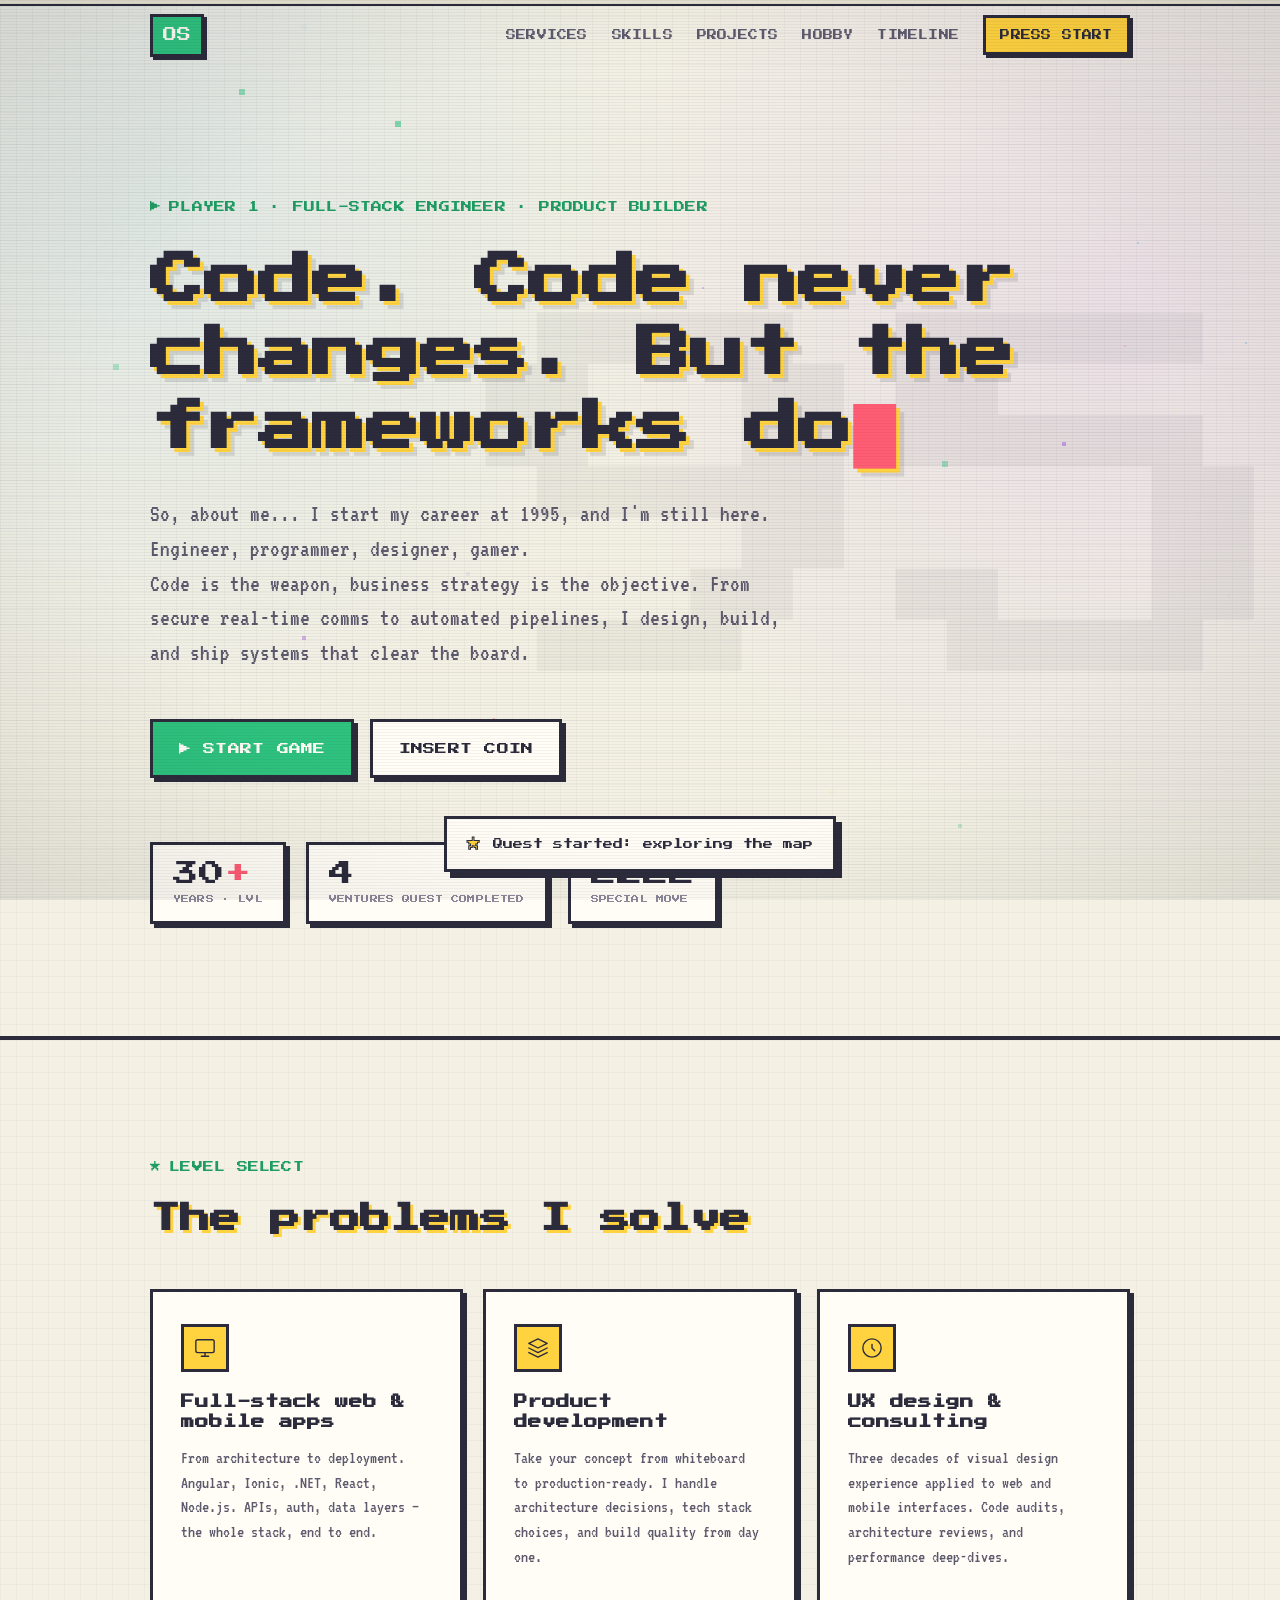
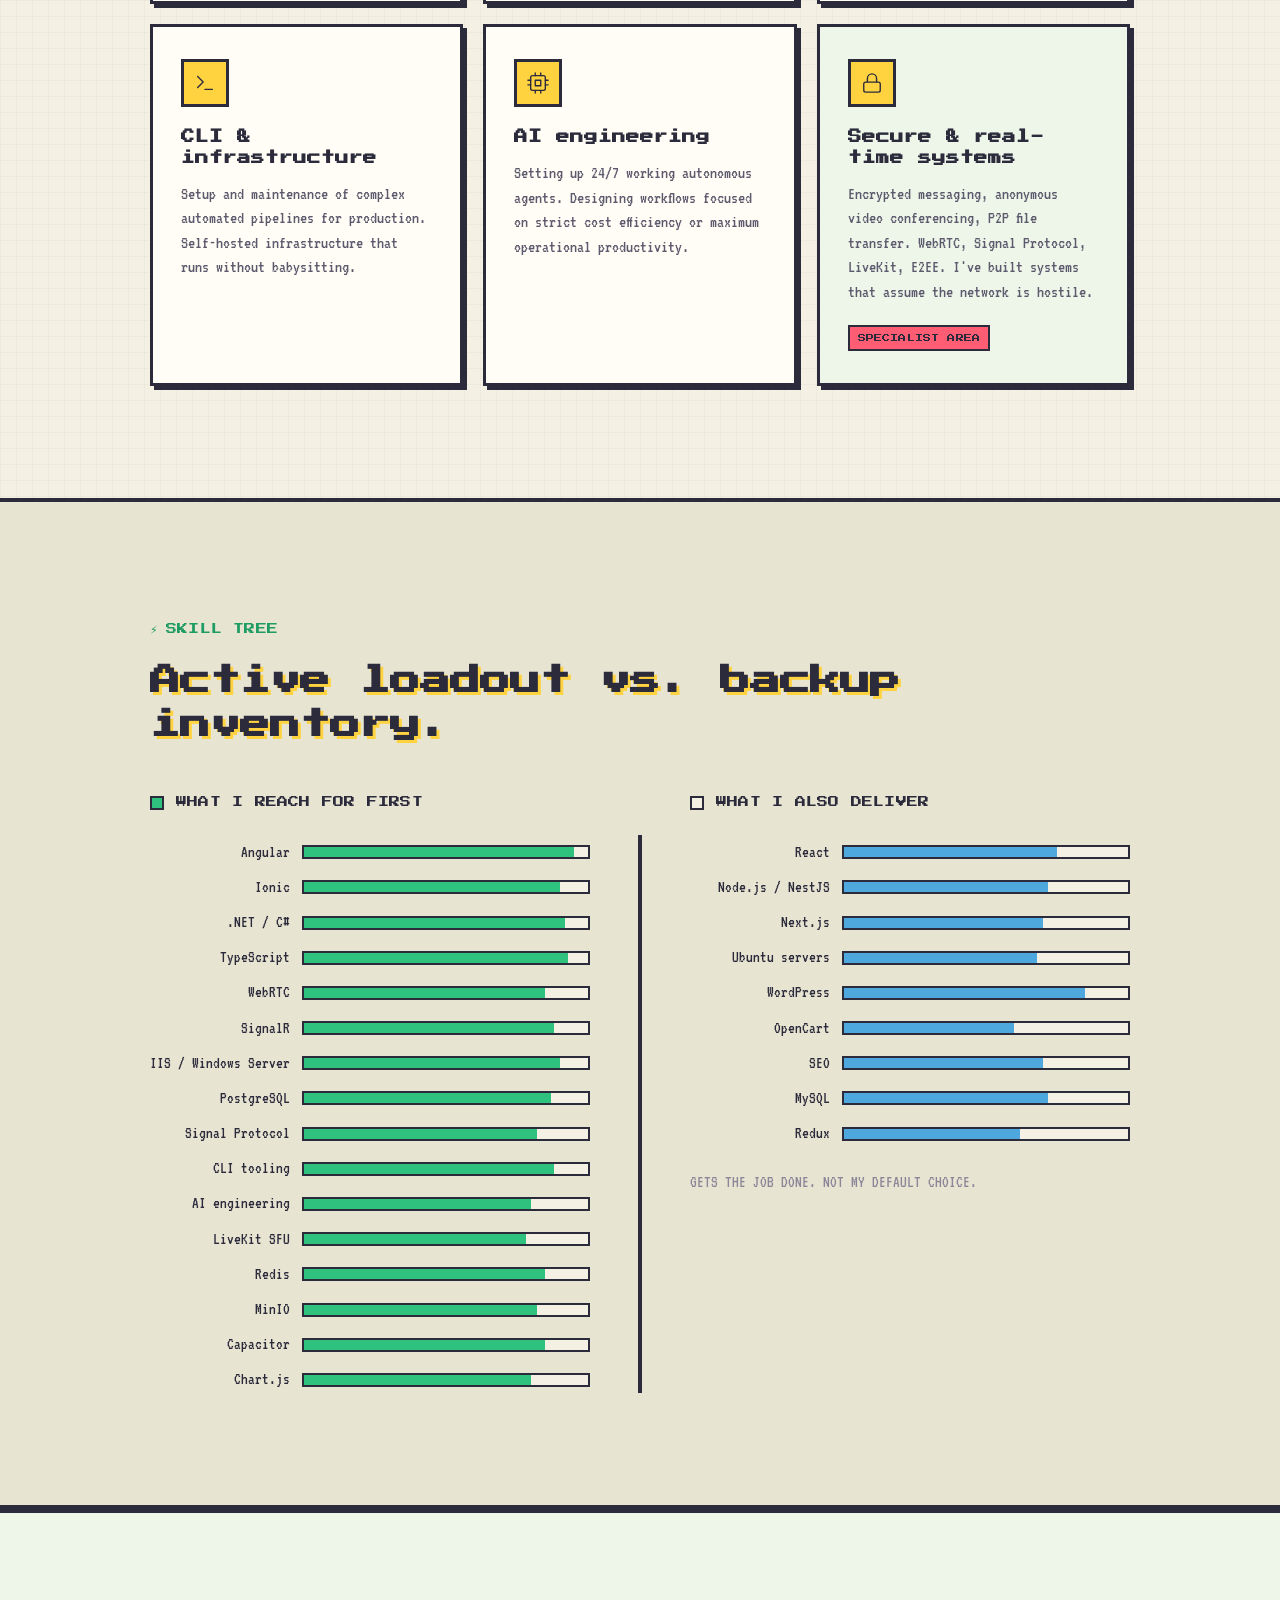
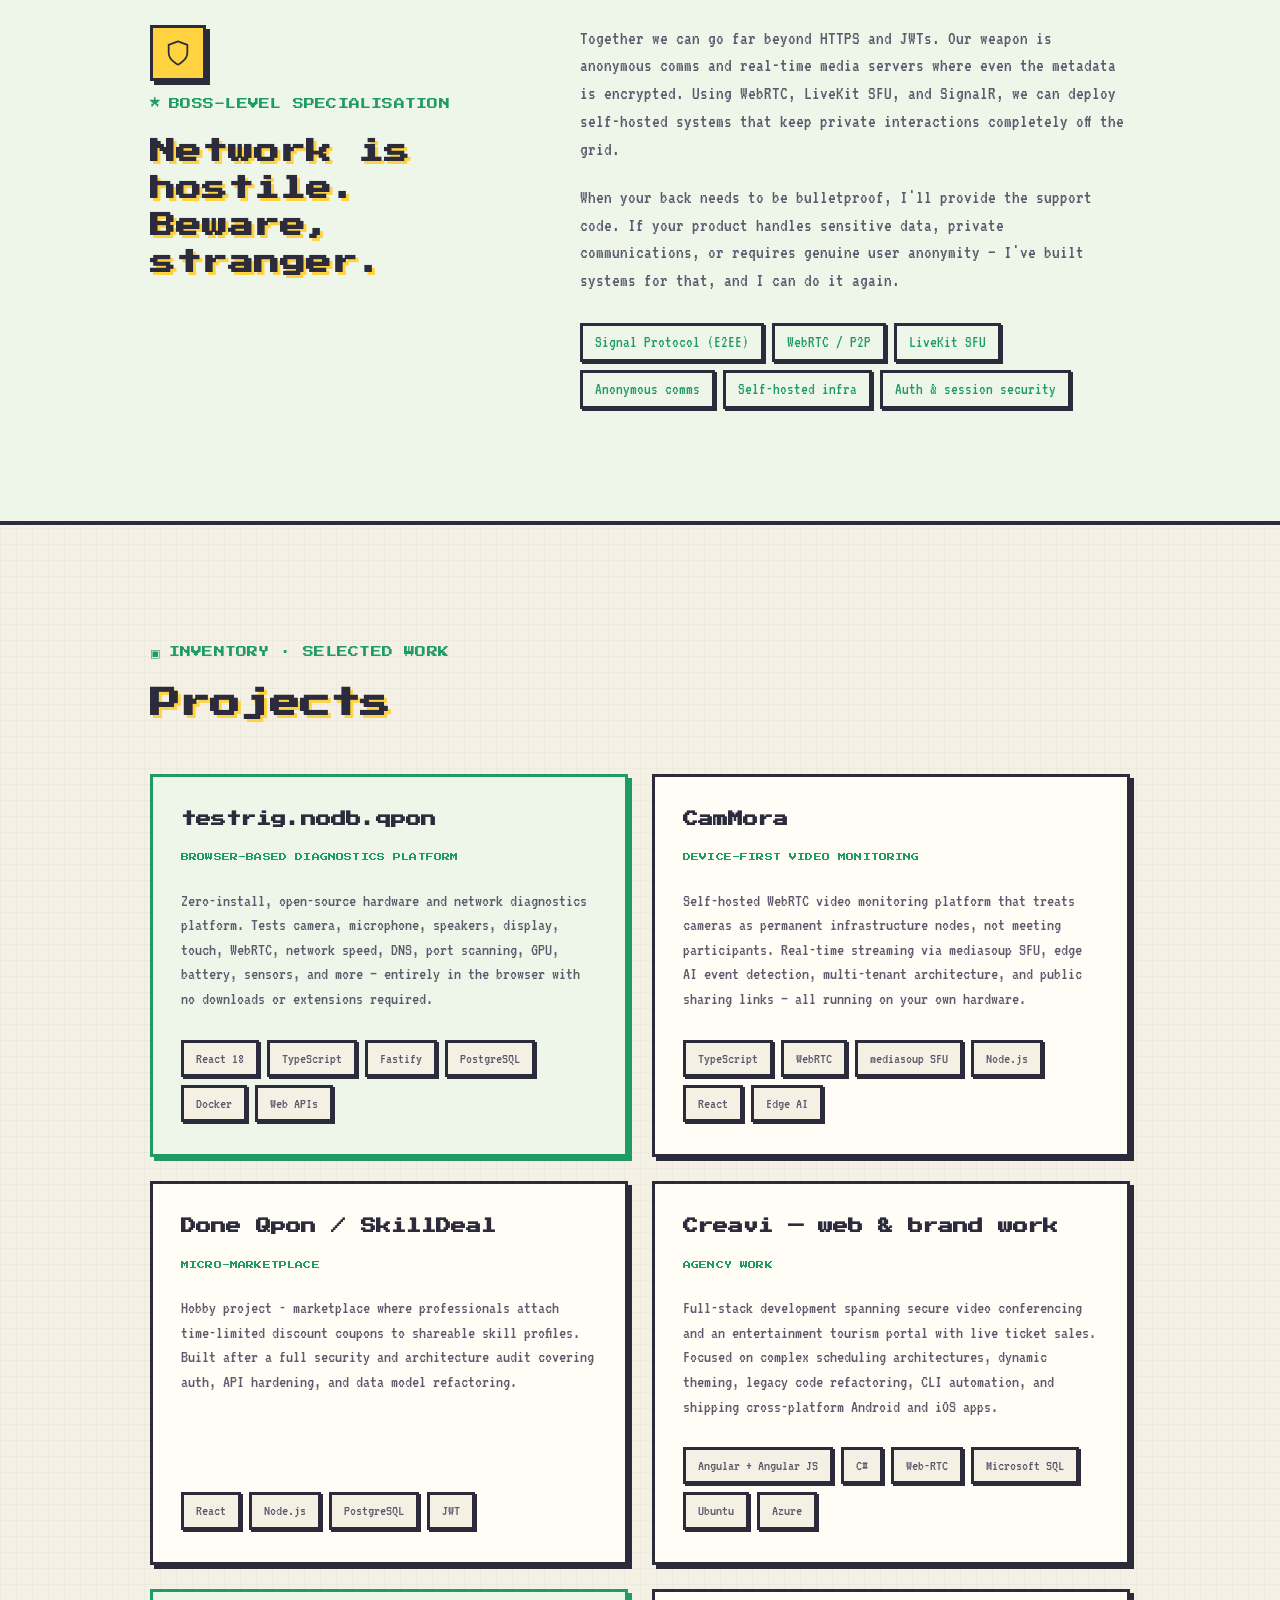
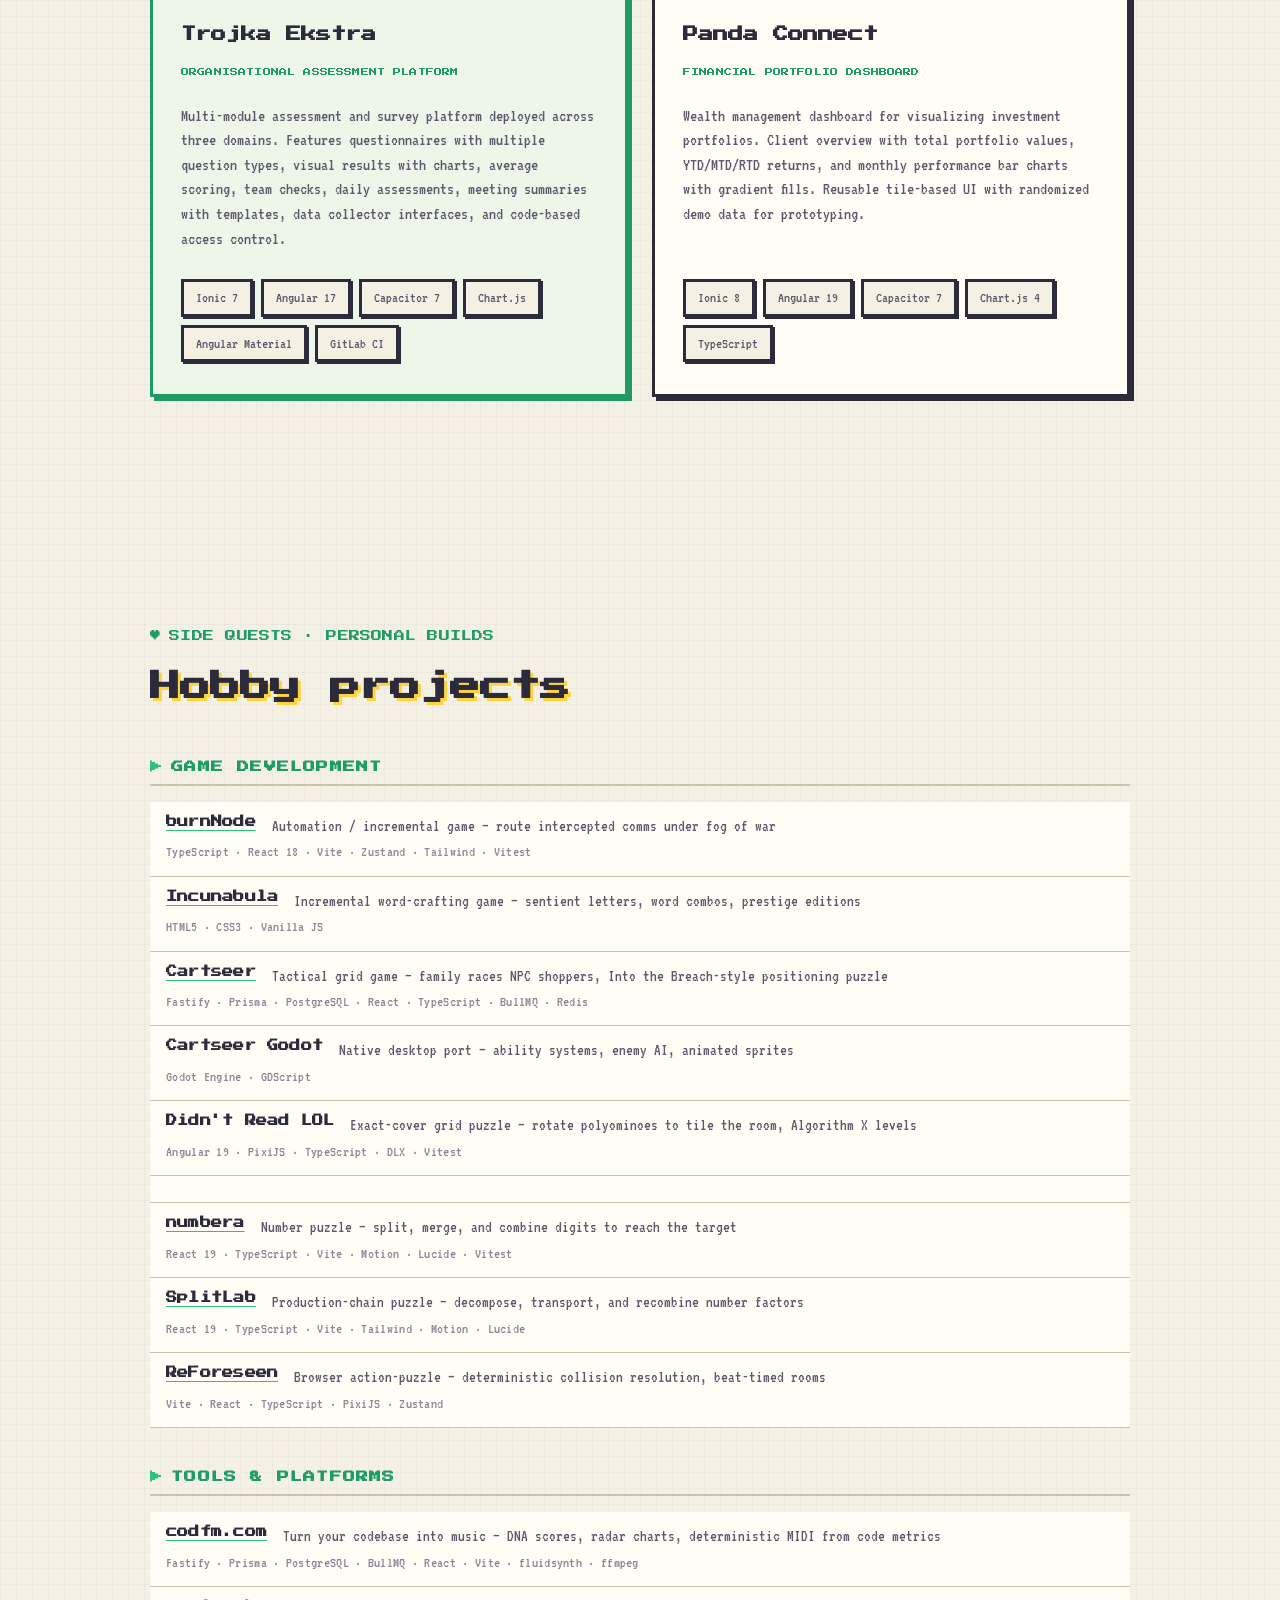
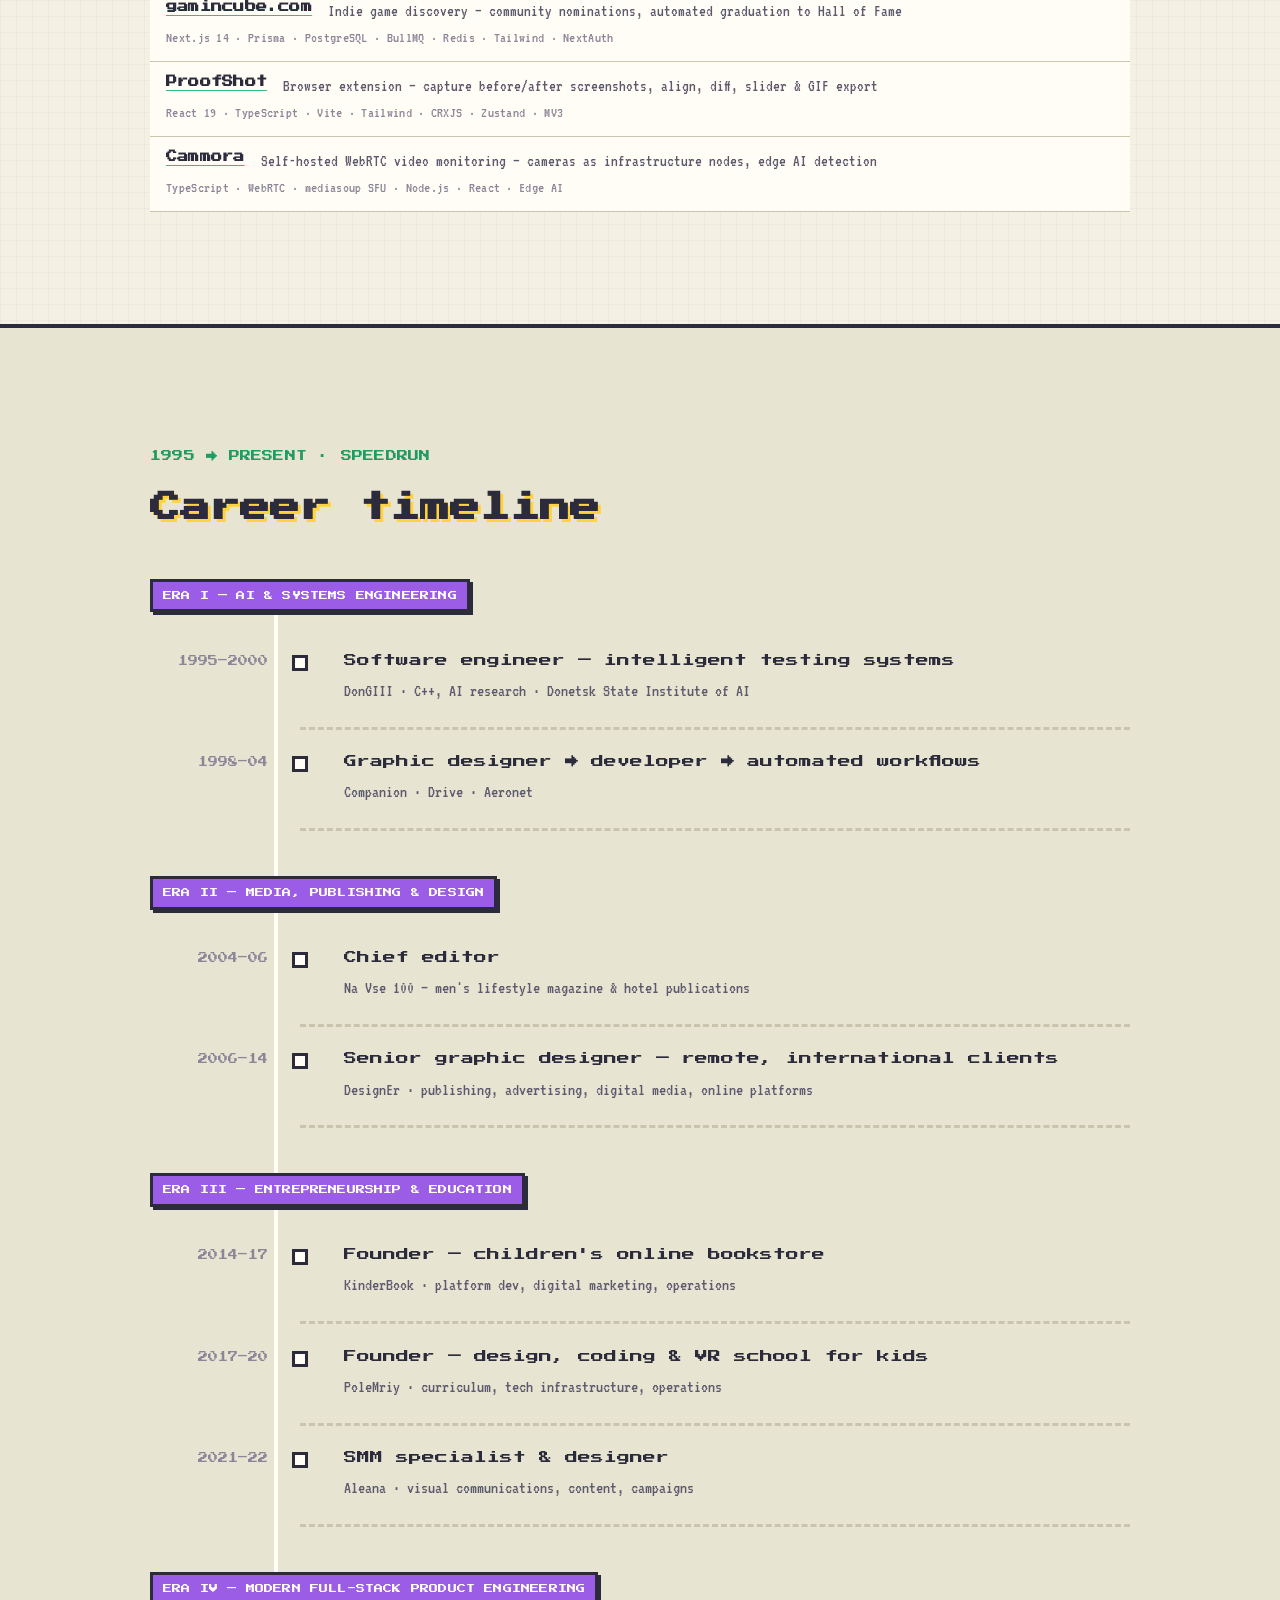
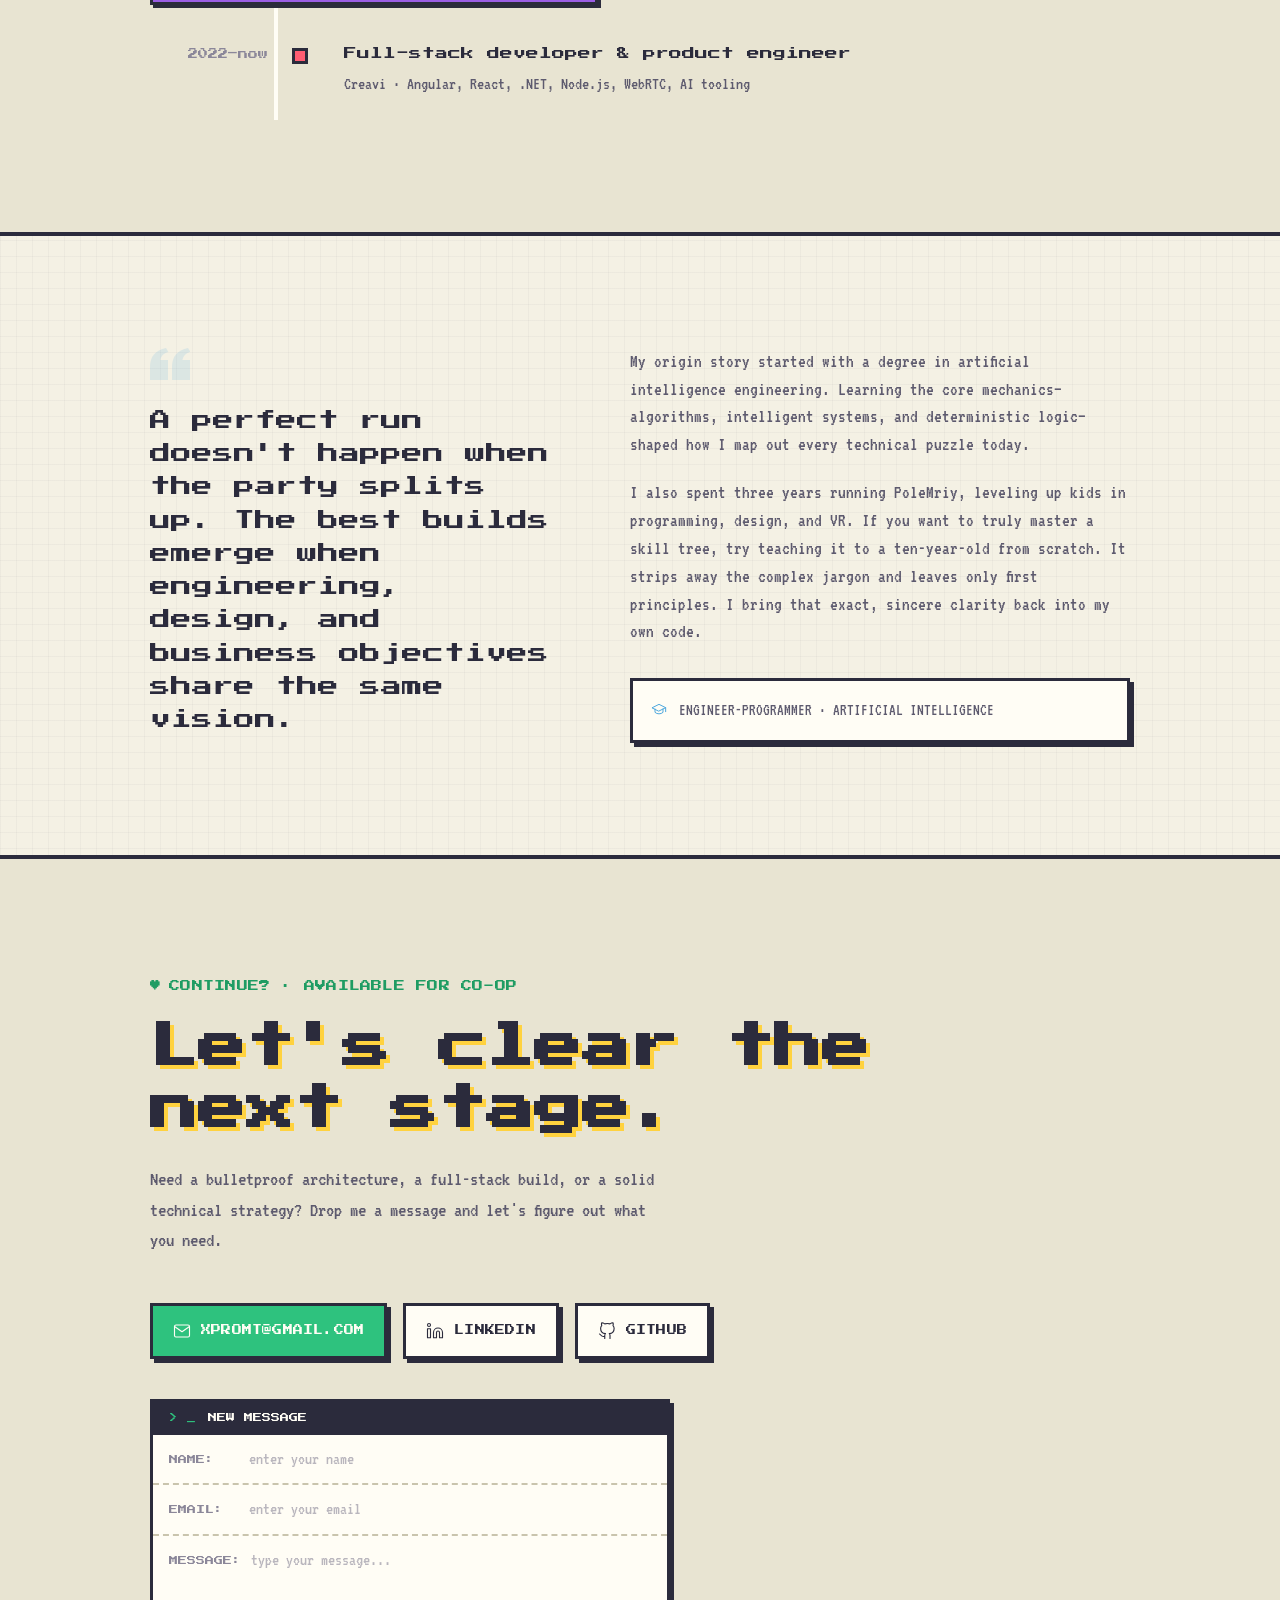
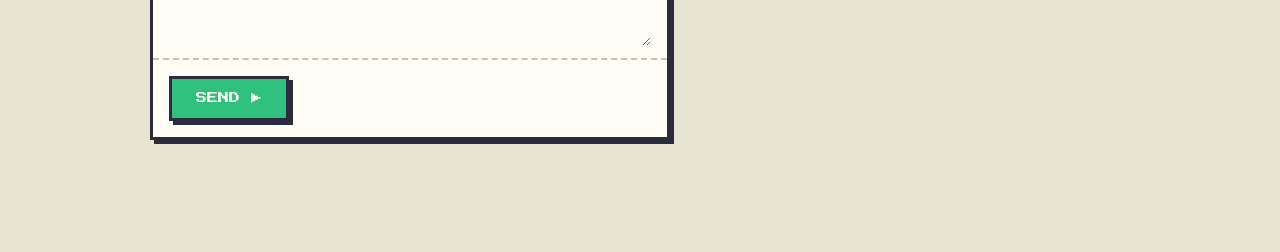
<file: site/index.html>
<!DOCTYPE html>
<html lang="en">
<head>
<meta charset="UTF-8">
<meta name="viewport" content="width=device-width, initial-scale=1.0">
<title>Olexander Skidan — Full-Stack Product Engineer</title>
<link rel="icon" type="image/svg+xml" href="favicon.svg">
<link rel="icon" type="image/png" sizes="96x96" href="favicon-96x96.png">
<link rel="icon" type="image/x-icon" href="favicon.ico">
<link rel="apple-touch-icon" sizes="180x180" href="apple-touch-icon.png">
<link rel="manifest" href="site.webmanifest">
<link rel="preconnect" href="https://fonts.googleapis.com">
<link rel="preconnect" href="https://fonts.gstatic.com" crossorigin>
<link href="https://fonts.googleapis.com/css2?family=Press+Start+2P&family=VT323&display=swap" rel="stylesheet">
<link rel="stylesheet" href="portfolio.css">
</head>
<body>

<!-- SCROLL XP BAR -->
<div class="xp-bar" id="xp-bar">
  <div class="xp-bar-fill" id="xp-bar-fill"></div>
  <span class="xp-bar-label" id="xp-bar-label">0%</span>
</div>

<!-- CRT SCANLINE OVERLAY -->
<div class="crt" aria-hidden="true"></div>

<!-- NAV / HUD -->
<nav class="nav" id="nav">
  <div class="nav-inner">
    <span class="nav-initials">OS</span>
    <button class="nav-toggle" id="nav-toggle" aria-label="Toggle navigation" aria-expanded="false">
      <span></span>
      <span></span>
      <span></span>
    </button>
    <div class="nav-links" id="nav-links">
      <a href="#services">Services</a>
      <a href="#skills">Skills</a>
      <a href="#projects">Projects</a>
      <a href="#hobby">Hobby</a>
      <a href="#timeline">Timeline</a>
      <a href="#contact" class="nav-cta">Press Start</a>
    </div>
  </div>
</nav>

<!-- HERO -->
<section class="hero" id="hero">
  <div class="container">
    <p class="eyebrow"><span>▶</span> Player 1 · Full-stack engineer · product builder</p>
    <h1 class="hero-headline" id="hero-headline" data-text="Code. Code never changes. But the frameworks do"><span class="typing-text"></span><span class="typing-cursor">█</span></h1>
    <p class="hero-sub">So, about me... I start my career at 1995, and I'm still here. Engineer, programmer, designer, gamer.<br>Code is the weapon, business strategy is the objective. From secure real-time comms to automated pipelines, I design, build, and ship systems that clear the board.</p>
    <div class="hero-ctas">
      <a href="#projects" class="btn btn-primary">▶ Start game</a>
      <a href="#contact" class="btn btn-ghost">Insert coin</a>
    </div>
    <div class="hero-stats">
      <div class="stat">
        <span class="stat-num" data-count="30">0<span class="stat-plus">+</span></span>
        <span class="stat-label">Years · LVL</span>
      </div>
      <div class="stat-divider"></div>
      <div class="stat">
        <span class="stat-num" data-count="4">0</span>
        <span class="stat-label">Ventures quest completed</span>
      </div>
      <div class="stat-divider"></div>
      <div class="stat">
        <span class="stat-num">E2EE</span>
        <span class="stat-label">Special move</span>
      </div>
    </div>
  </div>
  <div class="hero-watermark" id="hero-watermark" title="Click me">95</div>
  <canvas class="hero-particles" id="hero-particles"></canvas>
</section>

<!-- SERVICES -->
<section class="section" id="services">
  <div class="container">
    <p class="section-eyebrow"><span>★</span> Level select</p>
    <h2 class="section-title">The problems I solve</h2>
    <div class="services-grid">
      <div class="service-card">
        <div class="service-icon">
          <svg width="22" height="22" viewBox="0 0 24 24" fill="none" stroke="currentColor" stroke-width="1.5" stroke-linecap="round" stroke-linejoin="round"><rect x="2" y="3" width="20" height="14" rx="2"/><path d="M8 21h8M12 17v4"/></svg>
        </div>
        <h3>Full-stack web &amp; mobile apps</h3>
        <p>From architecture to deployment. Angular, Ionic, .NET, React, Node.js. APIs, auth, data layers — the whole stack, end to end.</p>
      </div>
      <div class="service-card">
        <div class="service-icon">
          <svg width="22" height="22" viewBox="0 0 24 24" fill="none" stroke="currentColor" stroke-width="1.5" stroke-linecap="round" stroke-linejoin="round"><path d="M12 2L2 7l10 5 10-5-10-5z"/><path d="M2 17l10 5 10-5"/><path d="M2 12l10 5 10-5"/></svg>
        </div>
        <h3>Product development</h3>
        <p>Take your concept from whiteboard to production-ready. I handle architecture decisions, tech stack choices, and build quality from day one.</p>
      </div>
      <div class="service-card">
        <div class="service-icon">
          <svg width="22" height="22" viewBox="0 0 24 24" fill="none" stroke="currentColor" stroke-width="1.5" stroke-linecap="round" stroke-linejoin="round"><circle cx="12" cy="12" r="10"/><path d="M12 8v4l3 3"/></svg>
        </div>
        <h3>UX design &amp; consulting</h3>
        <p>Three decades of visual design experience applied to web and mobile interfaces. Code audits, architecture reviews, and performance deep-dives.</p>
      </div>
      <div class="service-card">
        <div class="service-icon">
          <svg width="22" height="22" viewBox="0 0 24 24" fill="none" stroke="currentColor" stroke-width="1.5" stroke-linecap="round" stroke-linejoin="round"><polyline points="4 17 10 11 4 5"/><line x1="12" y1="19" x2="20" y2="19"/></svg>
        </div>
        <h3>CLI &amp; infrastructure</h3>
        <p>Setup and maintenance of complex automated pipelines for production. Self-hosted infrastructure that runs without babysitting.</p>
      </div>
      <div class="service-card">
        <div class="service-icon">
          <svg width="22" height="22" viewBox="0 0 24 24" fill="none" stroke="currentColor" stroke-width="1.5" stroke-linecap="round" stroke-linejoin="round"><rect x="4" y="4" width="16" height="16" rx="2" ry="2"/><rect x="9" y="9" width="6" height="6"/><line x1="9" y1="1" x2="9" y2="4"/><line x1="15" y1="1" x2="15" y2="4"/><line x1="9" y1="20" x2="9" y2="23"/><line x1="15" y1="20" x2="15" y2="23"/><line x1="20" y1="9" x2="23" y2="9"/><line x1="20" y1="14" x2="23" y2="14"/><line x1="1" y1="9" x2="4" y2="9"/><line x1="1" y1="14" x2="4" y2="14"/></svg>
        </div>
        <h3>AI engineering</h3>
        <p>Setting up 24/7 working autonomous agents. Designing workflows focused on strict cost efficiency or maximum operational productivity.</p>
      </div>
      <div class="service-card service-card--accent">
        <div class="service-icon">
          <svg width="22" height="22" viewBox="0 0 24 24" fill="none" stroke="currentColor" stroke-width="1.5" stroke-linecap="round" stroke-linejoin="round"><rect x="3" y="11" width="18" height="11" rx="2"/><path d="M7 11V7a5 5 0 0 1 10 0v4"/></svg>
        </div>
        <h3>Secure &amp; real-time systems</h3>
        <p>Encrypted messaging, anonymous video conferencing, P2P file transfer. WebRTC, Signal Protocol, LiveKit, E2EE. I've built systems that assume the network is hostile.</p>
        <span class="service-badge">Specialist area</span>
      </div>
    </div>
  </div>
</section>

<!-- SKILLS -->
<section class="section section--dark" id="skills">
  <div class="container">
    <p class="section-eyebrow"><span>⚡</span> Skill tree</p>
    <h2 class="section-title">Active loadout vs. backup inventory.</h2>
    <div class="skills-grid">
      <div class="skills-col">
        <div class="skills-col-header">
          <span class="skills-col-dot skills-col-dot--love"></span>
          What I reach for first
        </div>
        <div class="skill-bars">
          <div class="skill-bar" data-level="95">
            <div class="skill-bar-label">Angular</div>
            <div class="skill-bar-track"><div class="skill-bar-fill"></div></div>
          </div>
          <div class="skill-bar" data-level="90">
            <div class="skill-bar-label">Ionic</div>
            <div class="skill-bar-track"><div class="skill-bar-fill"></div></div>
          </div>
          <div class="skill-bar" data-level="92">
            <div class="skill-bar-label">.NET / C#</div>
            <div class="skill-bar-track"><div class="skill-bar-fill"></div></div>
          </div>
          <div class="skill-bar" data-level="93">
            <div class="skill-bar-label">TypeScript</div>
            <div class="skill-bar-track"><div class="skill-bar-fill"></div></div>
          </div>
          <div class="skill-bar" data-level="85">
            <div class="skill-bar-label">WebRTC</div>
            <div class="skill-bar-track"><div class="skill-bar-fill"></div></div>
          </div>
          <div class="skill-bar" data-level="88">
            <div class="skill-bar-label">SignalR</div>
            <div class="skill-bar-track"><div class="skill-bar-fill"></div></div>
          </div>
          <div class="skill-bar" data-level="90">
            <div class="skill-bar-label">IIS / Windows Server</div>
            <div class="skill-bar-track"><div class="skill-bar-fill"></div></div>
          </div>
          <div class="skill-bar" data-level="87">
            <div class="skill-bar-label">PostgreSQL</div>
            <div class="skill-bar-track"><div class="skill-bar-fill"></div></div>
          </div>
          <div class="skill-bar" data-level="82">
            <div class="skill-bar-label">Signal Protocol</div>
            <div class="skill-bar-track"><div class="skill-bar-fill"></div></div>
          </div>
          <div class="skill-bar" data-level="88">
            <div class="skill-bar-label">CLI tooling</div>
            <div class="skill-bar-track"><div class="skill-bar-fill"></div></div>
          </div>
          <div class="skill-bar" data-level="80">
            <div class="skill-bar-label">AI engineering</div>
            <div class="skill-bar-track"><div class="skill-bar-fill"></div></div>
          </div>
          <div class="skill-bar" data-level="78">
            <div class="skill-bar-label">LiveKit SFU</div>
            <div class="skill-bar-track"><div class="skill-bar-fill"></div></div>
          </div>
          <div class="skill-bar" data-level="85">
            <div class="skill-bar-label">Redis</div>
            <div class="skill-bar-track"><div class="skill-bar-fill"></div></div>
          </div>
          <div class="skill-bar" data-level="82">
            <div class="skill-bar-label">MinIO</div>
            <div class="skill-bar-track"><div class="skill-bar-fill"></div></div>
          </div>
          <div class="skill-bar" data-level="85">
            <div class="skill-bar-label">Capacitor</div>
            <div class="skill-bar-track"><div class="skill-bar-fill"></div></div>
          </div>
          <div class="skill-bar" data-level="80">
            <div class="skill-bar-label">Chart.js</div>
            <div class="skill-bar-track"><div class="skill-bar-fill"></div></div>
          </div>
        </div>
      </div>
      <div class="skills-divider"></div>
      <div class="skills-col">
        <div class="skills-col-header">
          <span class="skills-col-dot skills-col-dot--also"></span>
          What I also deliver
        </div>
        <div class="skill-bars">
          <div class="skill-bar" data-level="75">
            <div class="skill-bar-label">React</div>
            <div class="skill-bar-track"><div class="skill-bar-fill skill-bar-fill--also"></div></div>
          </div>
          <div class="skill-bar" data-level="72">
            <div class="skill-bar-label">Node.js / NestJS</div>
            <div class="skill-bar-track"><div class="skill-bar-fill skill-bar-fill--also"></div></div>
          </div>
          <div class="skill-bar" data-level="70">
            <div class="skill-bar-label">Next.js</div>
            <div class="skill-bar-track"><div class="skill-bar-fill skill-bar-fill--also"></div></div>
          </div>
          <div class="skill-bar" data-level="68">
            <div class="skill-bar-label">Ubuntu servers</div>
            <div class="skill-bar-track"><div class="skill-bar-fill skill-bar-fill--also"></div></div>
          </div>
          <div class="skill-bar" data-level="85">
            <div class="skill-bar-label">WordPress</div>
            <div class="skill-bar-track"><div class="skill-bar-fill skill-bar-fill--also"></div></div>
          </div>
          <div class="skill-bar" data-level="60">
            <div class="skill-bar-label">OpenCart</div>
            <div class="skill-bar-track"><div class="skill-bar-fill skill-bar-fill--also"></div></div>
          </div>
          <div class="skill-bar" data-level="70">
            <div class="skill-bar-label">SEO</div>
            <div class="skill-bar-track"><div class="skill-bar-fill skill-bar-fill--also"></div></div>
          </div>
          <div class="skill-bar" data-level="72">
            <div class="skill-bar-label">MySQL</div>
            <div class="skill-bar-track"><div class="skill-bar-fill skill-bar-fill--also"></div></div>
          </div>
          <div class="skill-bar" data-level="62">
            <div class="skill-bar-label">Redux</div>
            <div class="skill-bar-track"><div class="skill-bar-fill skill-bar-fill--also"></div></div>
          </div>
        </div>
        <p class="skills-note">Gets the job done. Not my default choice.</p>
      </div>
    </div>
  </div>
</section>

<!-- SECURITY CALLOUT -->
<section class="section section--security">
  <div class="container">
    <div class="security-inner">
      <div class="security-left">
        <div class="security-icon">
          <svg width="28" height="28" viewBox="0 0 24 24" fill="none" stroke="currentColor" stroke-width="1.5" stroke-linecap="round" stroke-linejoin="round"><path d="M12 22s8-4 8-10V5l-8-3-8 3v7c0 6 8 10 8 10z"/></svg>
        </div>
        <p class="section-eyebrow" style="margin-top:1rem;"><span>★</span> Boss-level specialisation</p>
        <h2 class="security-headline">Network is hostile.<br>Beware, stranger.</h2>
      </div>
      <div class="security-right">
        <p>Together we can go far beyond HTTPS and JWTs. Our weapon is anonymous comms and real-time media servers where even the metadata is encrypted. Using WebRTC, LiveKit SFU, and SignalR, we can deploy self-hosted systems that keep private interactions completely off the grid.</p>
        <p>When your back needs to be bulletproof, I'll provide the support code. If your product handles sensitive data, private communications, or requires genuine user anonymity — I've built systems for that, and I can do it again.</p>
        <div class="security-tags">
          <span class="tag tag--security">Signal Protocol (E2EE)</span>
          <span class="tag tag--security">WebRTC / P2P</span>
          <span class="tag tag--security">LiveKit SFU</span>
          <span class="tag tag--security">Anonymous comms</span>
          <span class="tag tag--security">Self-hosted infra</span>
          <span class="tag tag--security">Auth &amp; session security</span>
        </div>
      </div>
    </div>
  </div>
</section>

<!-- PROJECTS -->
<section class="section" id="projects">
  <div class="container">
    <p class="section-eyebrow"><span>▣</span> Inventory · selected work</p>
    <h2 class="section-title">Projects</h2>
    <div class="projects-grid">
      <div class="project-card project-card--featured">
        <div class="project-header">
          <h3>testrig.nodb.qpon</h3>
          <span class="project-type">Browser-based diagnostics platform</span>
        </div>
        <p>Zero-install, open-source hardware and network diagnostics platform. Tests camera, microphone, speakers, display, touch, WebRTC, network speed, DNS, port scanning, GPU, battery, sensors, and more — entirely in the browser with no downloads or extensions required.</p>
        <div class="project-tags">
          <span class="tag tag--stack">React 18</span>
          <span class="tag tag--stack">TypeScript</span>
          <span class="tag tag--stack">Fastify</span>
          <span class="tag tag--stack">PostgreSQL</span>
          <span class="tag tag--stack">Docker</span>
          <span class="tag tag--stack">Web APIs</span>
        </div>
        <div class="project-detail">
          <p>Built a full PWA with lazy-loaded test modules, Zustand state management, guided orchestrator for automated test runs, shareable result URLs, and a Fastify backend with Prisma ORM. Deployed on a single Ubuntu server with Docker Compose, Nginx reverse proxy, and Let's Encrypt SSL.</p>
        </div>
      </div>
      <div class="project-card">
        <div class="project-header">
          <h3>CamMora</h3>
          <span class="project-type">Device-first video monitoring</span>
        </div>
        <p>Self-hosted WebRTC video monitoring platform that treats cameras as permanent infrastructure nodes, not meeting participants. Real-time streaming via mediasoup SFU, edge AI event detection, multi-tenant architecture, and public sharing links — all running on your own hardware.</p>
        <div class="project-tags">
          <span class="tag tag--stack">TypeScript</span>
          <span class="tag tag--stack">WebRTC</span>
          <span class="tag tag--stack">mediasoup SFU</span>
          <span class="tag tag--stack">Node.js</span>
          <span class="tag tag--stack">React</span>
          <span class="tag tag--stack">Edge AI</span>
        </div>
        <div class="project-detail">
          <p>Key challenges: implementing a custom mediasoup SFU layer for low-latency multi-device streaming, building edge AI event detection that runs on-device without cloud dependency, and designing a multi-tenant architecture with per-device token-based access control. Result: a monitoring system where you own all the video, permanently.</p>
        </div>
      </div>
      <div class="project-card">
        <div class="project-header">
          <h3>Done Qpon / SkillDeal</h3>
          <span class="project-type">Micro-marketplace</span>
        </div>
        <p>Hobby project - marketplace where professionals attach time-limited discount coupons to shareable skill profiles. Built after a full security and architecture audit covering auth, API hardening, and data model refactoring.</p>
        <div class="project-tags">
          <span class="tag tag--stack">React</span>
          <span class="tag tag--stack">Node.js</span>
          <span class="tag tag--stack">PostgreSQL</span>
          <span class="tag tag--stack">JWT</span>
        </div>
        <div class="project-detail">
          <p>Started as a weekend experiment, grew into a working marketplace. Did a full security audit, refactored the auth flow, hardened the API, and cleaned up the data model. Still running as a hobby project.</p>
        </div>
      </div>
      <div class="project-card">
        <div class="project-header">
          <h3>Creavi — web &amp; brand work</h3>
          <span class="project-type">Agency work</span>
        </div>
        <p>Full-stack development spanning secure video conferencing and an entertainment tourism portal with live ticket sales. Focused on complex scheduling architectures, dynamic theming, legacy code refactoring, CLI automation, and shipping cross-platform Android and iOS apps.</p>
        <div class="project-tags">
          <span class="tag tag--stack">Angular + Angular JS</span>
          <span class="tag tag--stack">C#</span>
          <span class="tag tag--stack">Web-RTC</span>
          <span class="tag tag--stack">Microsoft SQL</span>
          <span class="tag tag--stack">Ubuntu</span>
          <span class="tag tag--stack">Azure</span>
        </div>
        <div class="project-detail">
          <p>Worked across multiple products: video conferencing for internal teams, entertainment portal with live ticket sales, scheduling systems with complex recurring patterns. Also shipped Android and iOS builds via Ionic.</p>
        </div>
      </div>
      <div class="project-card project-card--featured">
        <div class="project-header">
          <h3>Trojka Ekstra</h3>
          <span class="project-type">Organisational assessment platform</span>
        </div>
        <p>Multi-module assessment and survey platform deployed across three domains. Features questionnaires with multiple question types, visual results with charts, average scoring, team checks, daily assessments, meeting summaries with templates, data collector interfaces, and code-based access control.</p>
        <div class="project-tags">
          <span class="tag tag--stack">Ionic 7</span>
          <span class="tag tag--stack">Angular 17</span>
          <span class="tag tag--stack">Capacitor 7</span>
          <span class="tag tag--stack">Chart.js</span>
          <span class="tag tag--stack">Angular Material</span>
          <span class="tag tag--stack">GitLab CI</span>
        </div>
        <div class="project-detail">
          <p>80+ routes, multi-domain PowerShell build script, code-based session access, template-driven meeting summaries, CSV export, and group authentication. Deployed to nice2ask.dk, nice2ask.com, and safe2ask.com.</p>
        </div>
      </div>
      <div class="project-card">
        <div class="project-header">
          <h3>Panda Connect</h3>
          <span class="project-type">Financial portfolio dashboard</span>
        </div>
        <p>Wealth management dashboard for visualizing investment portfolios. Client overview with total portfolio values, YTD/MTD/RTD returns, and monthly performance bar charts with gradient fills. Reusable tile-based UI with randomized demo data for prototyping.</p>
        <div class="project-tags">
          <span class="tag tag--stack">Ionic 8</span>
          <span class="tag tag--stack">Angular 19</span>
          <span class="tag tag--stack">Capacitor 7</span>
          <span class="tag tag--stack">Chart.js 4</span>
          <span class="tag tag--stack">TypeScript</span>
        </div>
        <div class="project-detail">
          <p>Dashboard tile component with Chart.js gradients, randomized portfolio data generation, animated background with scroll toggle, and standalone Angular components. Deployed via GitLab CI.</p>
        </div>
      </div>
    </div>
  </div>
</section>

<!-- HOBBY PROJECTS -->
<section class="section" id="hobby">
  <div class="container">
    <p class="section-eyebrow"><span>♥</span> Side quests · personal builds</p>
    <h2 class="section-title">Hobby projects</h2>

    <div class="hobby-group">
      <h3 class="hobby-subtitle"><span class="hobby-subtitle-icon">▶</span> Game development</h3>
      <ul class="hobby-list">
        <li class="hobby-item">
          <span class="hobby-name"><a href="https://burnnode.done.qpon" target="_blank" rel="noopener">burnNode</a></span>
          <span class="hobby-desc">Automation / incremental game — route intercepted comms under fog of war</span>
          <span class="hobby-stack">TypeScript · React 18 · Vite · Zustand · Tailwind · Vitest</span>
        </li>
        <li class="hobby-item">
          <span class="hobby-name"><a href="https://incunabula.cc/game" target="_blank" rel="noopener">Incunabula</a></span>
          <span class="hobby-desc">Incremental word-crafting game — sentient letters, word combos, prestige editions</span>
          <span class="hobby-stack">HTML5 · CSS3 · Vanilla JS</span>
        </li>
        <li class="hobby-item">
          <span class="hobby-name"><a href="https://cartseer.nodb.qpon" target="_blank" rel="noopener">Cartseer</a></span>
          <span class="hobby-desc">Tactical grid game — family races NPC shoppers, Into the Breach-style positioning puzzle</span>
          <span class="hobby-stack">Fastify · Prisma · PostgreSQL · React · TypeScript · BullMQ · Redis</span>
        </li>
        <li class="hobby-item">
          <span class="hobby-name">Cartseer Godot</span>
          <span class="hobby-desc">Native desktop port — ability systems, enemy AI, animated sprites</span>
          <span class="hobby-stack">Godot Engine · GDScript</span>
        </li>
        <li class="hobby-item">
          <span class="hobby-name">Didn't Read LOL</span>
          <span class="hobby-desc">Exact-cover grid puzzle — rotate polyominoes to tile the room, Algorithm X levels</span>
          <span class="hobby-stack">Angular 19 · PixiJS · TypeScript · DLX · Vitest</span>
        </li>
        <li class="hobby-item">
        <li class="hobby-item">
          <span class="hobby-name"><a href="https://numbera.nodb.qpon" target="_blank" rel="noopener">numbera</a></span>
          <span class="hobby-desc">Number puzzle — split, merge, and combine digits to reach the target</span>
          <span class="hobby-stack">React 19 · TypeScript · Vite · Motion · Lucide · Vitest</span>
        </li>
        <li class="hobby-item">
          <span class="hobby-name"><a href="https://splitlab.nodb.qpon" target="_blank" rel="noopener">SplitLab</a></span>
          <span class="hobby-desc">Production-chain puzzle — decompose, transport, and recombine number factors</span>
          <span class="hobby-stack">React 19 · TypeScript · Vite · Tailwind · Motion · Lucide</span>
        </li>
        <li class="hobby-item">
          <span class="hobby-name"><a href="https://reforeseen.nodb.qpon" target="_blank" rel="noopener">ReForeseen</a></span>
          <span class="hobby-desc">Browser action-puzzle — deterministic collision resolution, beat-timed rooms</span>
          <span class="hobby-stack">Vite · React · TypeScript · PixiJS · Zustand</span>
        </li>
    </div>

    <div class="hobby-group">
      <h3 class="hobby-subtitle"><span class="hobby-subtitle-icon">▶</span> Tools &amp; platforms</h3>
      <ul class="hobby-list">
        <li class="hobby-item">
          <span class="hobby-name"><a href="https://codfm.com" target="_blank" rel="noopener">codfm.com</a></span>
          <span class="hobby-desc">Turn your codebase into music — DNA scores, radar charts, deterministic MIDI from code metrics</span>
          <span class="hobby-stack">Fastify · Prisma · PostgreSQL · BullMQ · React · Vite · fluidsynth · ffmpeg</span>
        </li>
        <li class="hobby-item">
          <span class="hobby-name"><a href="https://gamincube.com" target="_blank" rel="noopener">gamincube.com</a></span>
          <span class="hobby-desc">Indie game discovery — community nominations, automated graduation to Hall of Fame</span>
          <span class="hobby-stack">Next.js 14 · Prisma · PostgreSQL · BullMQ · Redis · Tailwind · NextAuth</span>
        </li>
        <li class="hobby-item">
          <span class="hobby-name"><a href="https://proofshot.done.qpon" target="_blank" rel="noopener">ProofShot</a></span>
          <span class="hobby-desc">Browser extension — capture before/after screenshots, align, diff, slider &amp; GIF export</span>
          <span class="hobby-stack">React 19 · TypeScript · Vite · Tailwind · CRXJS · Zustand · MV3</span>
        </li>
        <li class="hobby-item">
          <span class="hobby-name"><a href="https://cammora.nodb.qpon" target="_blank" rel="noopener">Cammora</a></span>
          <span class="hobby-desc">Self-hosted WebRTC video monitoring — cameras as infrastructure nodes, edge AI detection</span>
          <span class="hobby-stack">TypeScript · WebRTC · mediasoup SFU · Node.js · React · Edge AI</span>
        </li>
      </ul>
    </div>
  </div>
</section>

<!-- TIMELINE -->
<section class="section section--dark" id="timeline">
  <div class="container">
    <p class="section-eyebrow">1995 → present · speedrun</p>
    <h2 class="section-title">Career timeline</h2>
    <div class="timeline">

      <div class="timeline-era">
        <span>Era I — AI &amp; systems engineering</span>
      </div>
      <div class="timeline-item">
        <div class="timeline-year">1995–2000</div>
        <div class="timeline-dot"></div>
        <div class="timeline-body">
          <div class="timeline-role">Software engineer — intelligent testing systems</div>
          <div class="timeline-company">DonGIII · C++, AI research · Donetsk State Institute of AI</div>
        </div>
      </div>
      <div class="timeline-item">
        <div class="timeline-year">1998–04</div>
        <div class="timeline-dot"></div>
        <div class="timeline-body">
          <div class="timeline-role">Graphic designer → developer → automated workflows</div>
          <div class="timeline-company">Companion · Drive · Aeronet</div>
        </div>
      </div>

      <div class="timeline-era">
        <span>Era II — media, publishing &amp; design</span>
      </div>
      <div class="timeline-item">
        <div class="timeline-year">2004–06</div>
        <div class="timeline-dot"></div>
        <div class="timeline-body">
          <div class="timeline-role">Chief editor</div>
          <div class="timeline-company">Na Vse 100 — men's lifestyle magazine &amp; hotel publications</div>
        </div>
      </div>
      <div class="timeline-item">
        <div class="timeline-year">2006–14</div>
        <div class="timeline-dot"></div>
        <div class="timeline-body">
          <div class="timeline-role">Senior graphic designer — remote, international clients</div>
          <div class="timeline-company">DesignEr · publishing, advertising, digital media, online platforms</div>
        </div>
      </div>

      <div class="timeline-era">
        <span>Era III — entrepreneurship &amp; education</span>
      </div>
      <div class="timeline-item">
        <div class="timeline-year">2014–17</div>
        <div class="timeline-dot"></div>
        <div class="timeline-body">
          <div class="timeline-role">Founder — children's online bookstore</div>
          <div class="timeline-company">KinderBook · platform dev, digital marketing, operations</div>
        </div>
      </div>
      <div class="timeline-item">
        <div class="timeline-year">2017–20</div>
        <div class="timeline-dot"></div>
        <div class="timeline-body">
          <div class="timeline-role">Founder — design, coding &amp; VR school for kids</div>
          <div class="timeline-company">PoleMriy · curriculum, tech infrastructure, operations</div>
        </div>
      </div>
      <div class="timeline-item">
        <div class="timeline-year">2021–22</div>
        <div class="timeline-dot"></div>
        <div class="timeline-body">
          <div class="timeline-role">SMM specialist &amp; designer</div>
          <div class="timeline-company">Aleana · visual communications, content, campaigns</div>
        </div>
      </div>

      <div class="timeline-era">
        <span>Era IV — modern full-stack product engineering</span>
      </div>
      <div class="timeline-item timeline-item--current">
        <div class="timeline-year">2022–now</div>
        <div class="timeline-dot timeline-dot--current"></div>
        <div class="timeline-body">
          <div class="timeline-role">Full-stack developer &amp; product engineer</div>
          <div class="timeline-company">Creavi · Angular, React, .NET, Node.js, WebRTC, AI tooling</div>
        </div>
      </div>

    </div>
  </div>
</section>

<!-- PHILOSOPHY -->
<section class="section" id="philosophy">
  <div class="container">
    <div class="philosophy-wrap">
      <div class="philosophy-quote">
        <svg class="quote-mark" width="40" height="32" viewBox="0 0 40 32" fill="none"><path d="M0 32V19.2C0 8.533 5.333 2.133 16 0l2.4 4C13.6 5.333 11.2 8 10.4 12H18V32H0ZM22 32V19.2C22 8.533 27.333 2.133 38 0l2.4 4C35.6 5.333 33.2 8 32.4 12H40V32H22Z" fill="currentColor" opacity="0.15"/></svg>
        <p>A perfect run doesn't happen when the party splits up. The best builds emerge when engineering, design, and business objectives share the same vision.</p>
      </div>
      <div class="philosophy-body">
        <p>My origin story started with a degree in artificial intelligence engineering. Learning the core mechanics—algorithms, intelligent systems, and deterministic logic—shaped how I map out every technical puzzle today.</p>
        <p>I also spent three years running PoleMriy, leveling up kids in programming, design, and VR. If you want to truly master a skill tree, try teaching it to a ten-year-old from scratch. It strips away the complex jargon and leaves only first principles. I bring that exact, sincere clarity back into my own code.</p>
        <div class="edu-badge">
          <svg width="16" height="16" viewBox="0 0 24 24" fill="none" stroke="currentColor" stroke-width="1.5" stroke-linecap="round" stroke-linejoin="round"><path d="M22 10v6M2 10l10-5 10 5-10 5z"/><path d="M6 12v5c3 3 9 3 12 0v-5"/></svg>
          Engineer-Programmer · Artificial Intelligence
        </div>
      </div>
    </div>
  </div>
</section>

<!-- CONTACT -->
<section class="section section--contact" id="contact">
  <div class="container">
    <div class="contact-wrap">
      <p class="section-eyebrow"><span>♥</span> Continue? · available for co-op</p>
      <h2 class="contact-headline">Let's clear the next stage.</h2>
      <p class="contact-sub">Need a bulletproof architecture, a full-stack build, or a solid technical strategy? Drop me a message and let's figure out what you need.</p>
      <div class="contact-links">
        <a href="mailto:xpromt@gmail.com" class="contact-link contact-link--primary">
          <svg width="18" height="18" viewBox="0 0 24 24" fill="none" stroke="currentColor" stroke-width="1.5" stroke-linecap="round" stroke-linejoin="round"><path d="M4 4h16c1.1 0 2 .9 2 2v12c0 1.1-.9 2-2 2H4c-1.1 0-2-.9-2-2V6c0-1.1.9-2 2-2z"/><polyline points="22,6 12,13 2,6"/></svg>
          xpromt@gmail.com
        </a>
        <a href="https://www.linkedin.com/in/xpromt/" class="contact-link" target="_blank" rel="noopener">
          <svg width="18" height="18" viewBox="0 0 24 24" fill="none" stroke="currentColor" stroke-width="1.5" stroke-linecap="round" stroke-linejoin="round"><path d="M16 8a6 6 0 0 1 6 6v7h-4v-7a2 2 0 0 0-2-2 2 2 0 0 0-2 2v7h-4v-7a6 6 0 0 1 6-6z"/><rect x="2" y="9" width="4" height="12"/><circle cx="4" cy="4" r="2"/></svg>
          LinkedIn
        </a>
        <a href="https://github.com/xpromt" class="contact-link" target="_blank" rel="noopener">
          <svg width="18" height="18" viewBox="0 0 24 24" fill="none" stroke="currentColor" stroke-width="1.5" stroke-linecap="round" stroke-linejoin="round"><path d="M9 19c-5 1.5-5-2.5-7-3m14 6v-3.87a3.37 3.37 0 0 0-.94-2.61c3.14-.35 6.44-1.54 6.44-7A5.44 5.44 0 0 0 20 4.77 5.07 5.07 0 0 0 19.91 1S18.73.65 16 2.48a13.38 13.38 0 0 0-7 0C6.27.65 5.09 1 5.09 1A5.07 5.07 0 0 0 5 4.77a5.44 5.44 0 0 0-1.5 3.78c0 5.42 3.3 6.61 6.44 7A3.37 3.37 0 0 0 9 18.13V22"/></svg>
          GitHub
        </a>
      </div>
      <form class="contact-form" id="contact-form">
        <div class="contact-form-header">
          <span class="contact-form-prompt">&gt; _</span>
          <span class="contact-form-title">NEW MESSAGE</span>
        </div>
        <div class="contact-form-field">
          <label for="contact-name">NAME:</label>
          <input type="text" id="contact-name" name="name" autocomplete="name" placeholder="enter your name">
        </div>
        <div class="contact-form-field">
          <label for="contact-email">EMAIL:</label>
          <input type="email" id="contact-email" name="email" autocomplete="email" placeholder="enter your email">
        </div>
        <div class="contact-form-field">
          <label for="contact-msg">MESSAGE:</label>
          <textarea id="contact-msg" name="message" rows="4" placeholder="type your message..."></textarea>
        </div>
        <button type="submit" class="contact-form-send">SEND ▶</button>
      </form>
    </div>
  </div>
</section>

<!-- ACHIEVEMENT TOAST -->
<div class="achievement" id="achievement" role="status" aria-live="polite">
  <span class="achievement-icon">★</span>
  <span class="achievement-text" id="achievement-text">Achievement unlocked</span>
</div>

<script>
  const nav = document.getElementById('nav');
  const navToggle = document.getElementById('nav-toggle');
  const navLinks = document.getElementById('nav-links');

  window.addEventListener('scroll', () => {
    nav.classList.toggle('nav--scrolled', window.scrollY > 60);
  });

  navToggle.addEventListener('click', () => {
    const isOpen = navLinks.classList.toggle('nav-links--open');
    navToggle.setAttribute('aria-expanded', isOpen);
  });

  document.querySelectorAll('a[href^="#"]').forEach(a => {
    a.addEventListener('click', e => {
      const target = document.querySelector(a.getAttribute('href'));
      if (target) {
        e.preventDefault();
        target.scrollIntoView({ behavior: 'smooth', block: 'start' });
        navLinks.classList.remove('nav-links--open');
        navToggle.setAttribute('aria-expanded', 'false');
      }
    });
  });

  /* ── Typing effect on hero headline ──────────────────── */
  (function() {
    const headline = document.getElementById('hero-headline');
    if (!headline) return;
    const text = headline.dataset.text;
    const textEl = headline.querySelector('.typing-text');
    const cursorEl = headline.querySelector('.typing-cursor');
    let i = 0;
    const speed = 55;

    function type() {
      if (i < text.length) {
        textEl.textContent += text.charAt(i);
        i++;
        setTimeout(type, speed + (Math.random() * 30 - 15));
      } else {
        cursorEl.style.animation = 'blink 1s steps(2,start) infinite';
      }
    }

    const obs = new IntersectionObserver((entries) => {
      if (entries[0].isIntersecting) {
        obs.disconnect();
        setTimeout(type, 400);
      }
    }, { threshold: 0.5 });
    obs.observe(headline);
  })();

  /* ── Achievement toast ─────────────────────────────────── */
  const toast = document.getElementById('achievement');
  const toastText = document.getElementById('achievement-text');
  let toastTimer;
  const unlocked = new Set();
  function unlock(msg, once = true) {
    if (once && unlocked.has(msg)) return;
    unlocked.add(msg);
    toastText.textContent = msg;
    toast.classList.add('achievement--show');
    clearTimeout(toastTimer);
    toastTimer = setTimeout(() => toast.classList.remove('achievement--show'), 2600);
  }

  /* ── Animated stat counters (count-up when in view) ────── */
  const counters = document.querySelectorAll('.stat-num[data-count]');
  const io = new IntersectionObserver((entries) => {
    entries.forEach(entry => {
      if (!entry.isIntersecting) return;
      const el = entry.target;
      io.unobserve(el);
      const target = +el.dataset.count;
      const plus = el.querySelector('.stat-plus');
      let cur = 0;
      const step = Math.max(1, Math.round(target / 24));
      const tick = () => {
        cur = Math.min(target, cur + step);
        el.firstChild.nodeValue = String(cur);
        if (cur < target) requestAnimationFrame(tick);
      };
      tick();
    });
  }, { threshold: 0.6 });
  counters.forEach(c => io.observe(c));

  /* ── Reveal sections as you "explore" the map ──────────── */
  const reveal = new IntersectionObserver((entries) => {
    entries.forEach(entry => {
      if (entry.isIntersecting) {
        entry.target.classList.add('is-revealed');
        reveal.unobserve(entry.target);
      }
    });
  }, { threshold: 0.12 });
  document.querySelectorAll('.service-card, .project-card, .timeline-item').forEach((el, i) => {
    el.style.setProperty('--reveal-delay', (i % 6) * 60 + 'ms');
    reveal.observe(el);
  });

  /* ── Cards: pixel "press" + collect coin ───────────────── */
  document.querySelectorAll('.service-card, .project-card').forEach(card => {
    card.addEventListener('click', () => {
      card.classList.remove('is-collected');
      void card.offsetWidth;
      card.classList.add('is-collected');
      unlock('Item collected: ' + (card.querySelector('h3')?.textContent || 'loot'));
    });
  });

  /* ── Skill tags: XP popup ──────────────────────────────── */
  document.querySelectorAll('.tag').forEach(tag => {
    tag.addEventListener('click', () => {
      const pop = document.createElement('span');
      pop.className = 'xp-pop';
      pop.textContent = '+XP';
      tag.appendChild(pop);
      setTimeout(() => pop.remove(), 700);
    });
  });

  /* ── Konami code easter egg ────────────────────────────── */
  const seq = ['ArrowUp','ArrowUp','ArrowDown','ArrowDown','ArrowLeft','ArrowRight','ArrowLeft','ArrowRight','b','a'];
  let pos = 0;
  window.addEventListener('keydown', (e) => {
    const k = e.key.length === 1 ? e.key.toLowerCase() : e.key;
    pos = (k === seq[pos]) ? pos + 1 : (k === seq[0] ? 1 : 0);
    if (pos === seq.length) {
      pos = 0;
      document.body.classList.toggle('cheat-mode');
      unlock('CHEAT CODE: rainbow mode!', false);
    }
  });

  /* ── Scroll XP bar ──────────────────────────────────── */
  const xpFill = document.getElementById('xp-bar-fill');
  const xpLabel = document.getElementById('xp-bar-label');
  window.addEventListener('scroll', () => {
    const scrollable = document.documentElement.scrollHeight - window.innerHeight;
    const pct = scrollable > 0 ? Math.round((window.scrollY / scrollable) * 100) : 0;
    xpFill.style.width = pct + '%';
    if (xpLabel) xpLabel.textContent = pct + '%';
  }, { passive: true });

  /* ── Skill bars: animate on scroll ──────────────────── */
  document.querySelectorAll('.skill-bar').forEach(bar => {
    const level = bar.dataset.level;
    bar.style.setProperty('--bar-width', level + '%');
  });
  const skillObs = new IntersectionObserver((entries) => {
    entries.forEach(entry => {
      if (entry.isIntersecting) {
        entry.target.classList.add('is-animated');
        skillObs.unobserve(entry.target);
      }
    });
  }, { threshold: 0.3 });
  document.querySelectorAll('.skill-bar').forEach(bar => skillObs.observe(bar));

  /* ── Project cards: expand/collapse ─────────────────── */
  document.querySelectorAll('.project-card').forEach(card => {
    card.addEventListener('click', (e) => {
      if (e.target.closest('a')) return;
      card.classList.toggle('is-expanded');
    });
  });

  /* ── Floating pixel particles ───────────────────────── */
  (function() {
    if (window.matchMedia('(max-width: 520px)').matches) return;
    const canvas = document.getElementById('hero-particles');
    if (!canvas) return;
    const ctx = canvas.getContext('2d');
    const hero = canvas.parentElement;
    let particles = [];
    const COLORS = ['#2ec27e','#ffd23f','#ff5d73','#4ea8de','#9b5de5'];
    const COUNT = 25;

    function resize() {
      canvas.width = hero.offsetWidth;
      canvas.height = hero.offsetHeight;
    }

    function spawn() {
      return {
        x: Math.random() * canvas.width,
        y: Math.random() * canvas.height,
        size: 2 + Math.floor(Math.random() * 3) * 2,
        color: COLORS[Math.floor(Math.random() * COLORS.length)],
        vx: (Math.random() - 0.5) * 0.4,
        vy: -0.2 - Math.random() * 0.3,
        life: 1,
        decay: 0.002 + Math.random() * 0.003
      };
    }

    function init() {
      resize();
      particles = [];
      for (let i = 0; i < COUNT; i++) {
        const p = spawn();
        p.life = Math.random();
        particles.push(p);
      }
    }

    function draw() {
      ctx.clearRect(0, 0, canvas.width, canvas.height);
      for (let i = particles.length - 1; i >= 0; i--) {
        const p = particles[i];
        p.x += p.vx;
        p.y += p.vy;
        p.life -= p.decay;
        if (p.life <= 0) { particles[i] = spawn(); continue; }
        ctx.globalAlpha = p.life * 0.6;
        ctx.fillStyle = p.color;
        ctx.fillRect(Math.round(p.x), Math.round(p.y), p.size, p.size);
      }
      ctx.globalAlpha = 1;
      requestAnimationFrame(draw);
    }

    init();
    draw();
    window.addEventListener('resize', resize);
  })();

  /* ── Contact form: retro terminal ───────────────────── */
      const contactForm = document.getElementById('contact-form');
  if (contactForm) {
    contactForm.addEventListener('submit', (e) => {
      e.preventDefault();
      const name = document.getElementById('contact-name').value.trim();
      const email = document.getElementById('contact-email').value.trim();
      const msg = document.getElementById('contact-msg').value.trim();
      if (!name || !email || !msg) {
        unlock('ERROR: all fields required');
        return;
      }
      const subject = encodeURIComponent('Portfolio contact from ' + name);
      const body = encodeURIComponent(msg + '\n\n— ' + name + ' (' + email + ')');
      window.location.href = 'mailto:xpromt@gmail.com?subject=' + subject + '&body=' + body;
      unlock('Message queued: opening mail client');
      contactForm.reset();
    });
  }

  /* ── '95' watermark easter egg ──────────────────────── */
  const watermark = document.getElementById('hero-watermark');
  if (watermark) {
    let clicks = 0;
    watermark.addEventListener('click', () => {
      clicks++;
      if (clicks === 1) {
        unlock('Hmm, what\'s this number?');
      } else if (clicks === 3) {
        unlock('1995 — the year it all started');
        watermark.style.color = 'rgba(46,194,126,0.15)';
        watermark.style.textShadow = '0 0 60px rgba(46,194,126,0.2)';
      } else if (clicks === 7) {
        unlock('C++ and AI research. Those were the days.');
        watermark.style.color = 'rgba(255,93,115,0.15)';
        watermark.style.textShadow = '0 0 60px rgba(255,93,115,0.2)';
      } else if (clicks === 15) {
        unlock('LEGENDARY: you found the deep lore!');
        document.body.classList.add('cheat-mode');
        setTimeout(() => document.body.classList.remove('cheat-mode'), 5000);
      }
    });
  }

  /* ── First-scroll achievement ──────────────────────────── */
  window.addEventListener('scroll', () => {
    if (window.scrollY > 300) unlock('Quest started: exploring the map');
  }, { once: false });
</script>
</body>
</html>
</file>
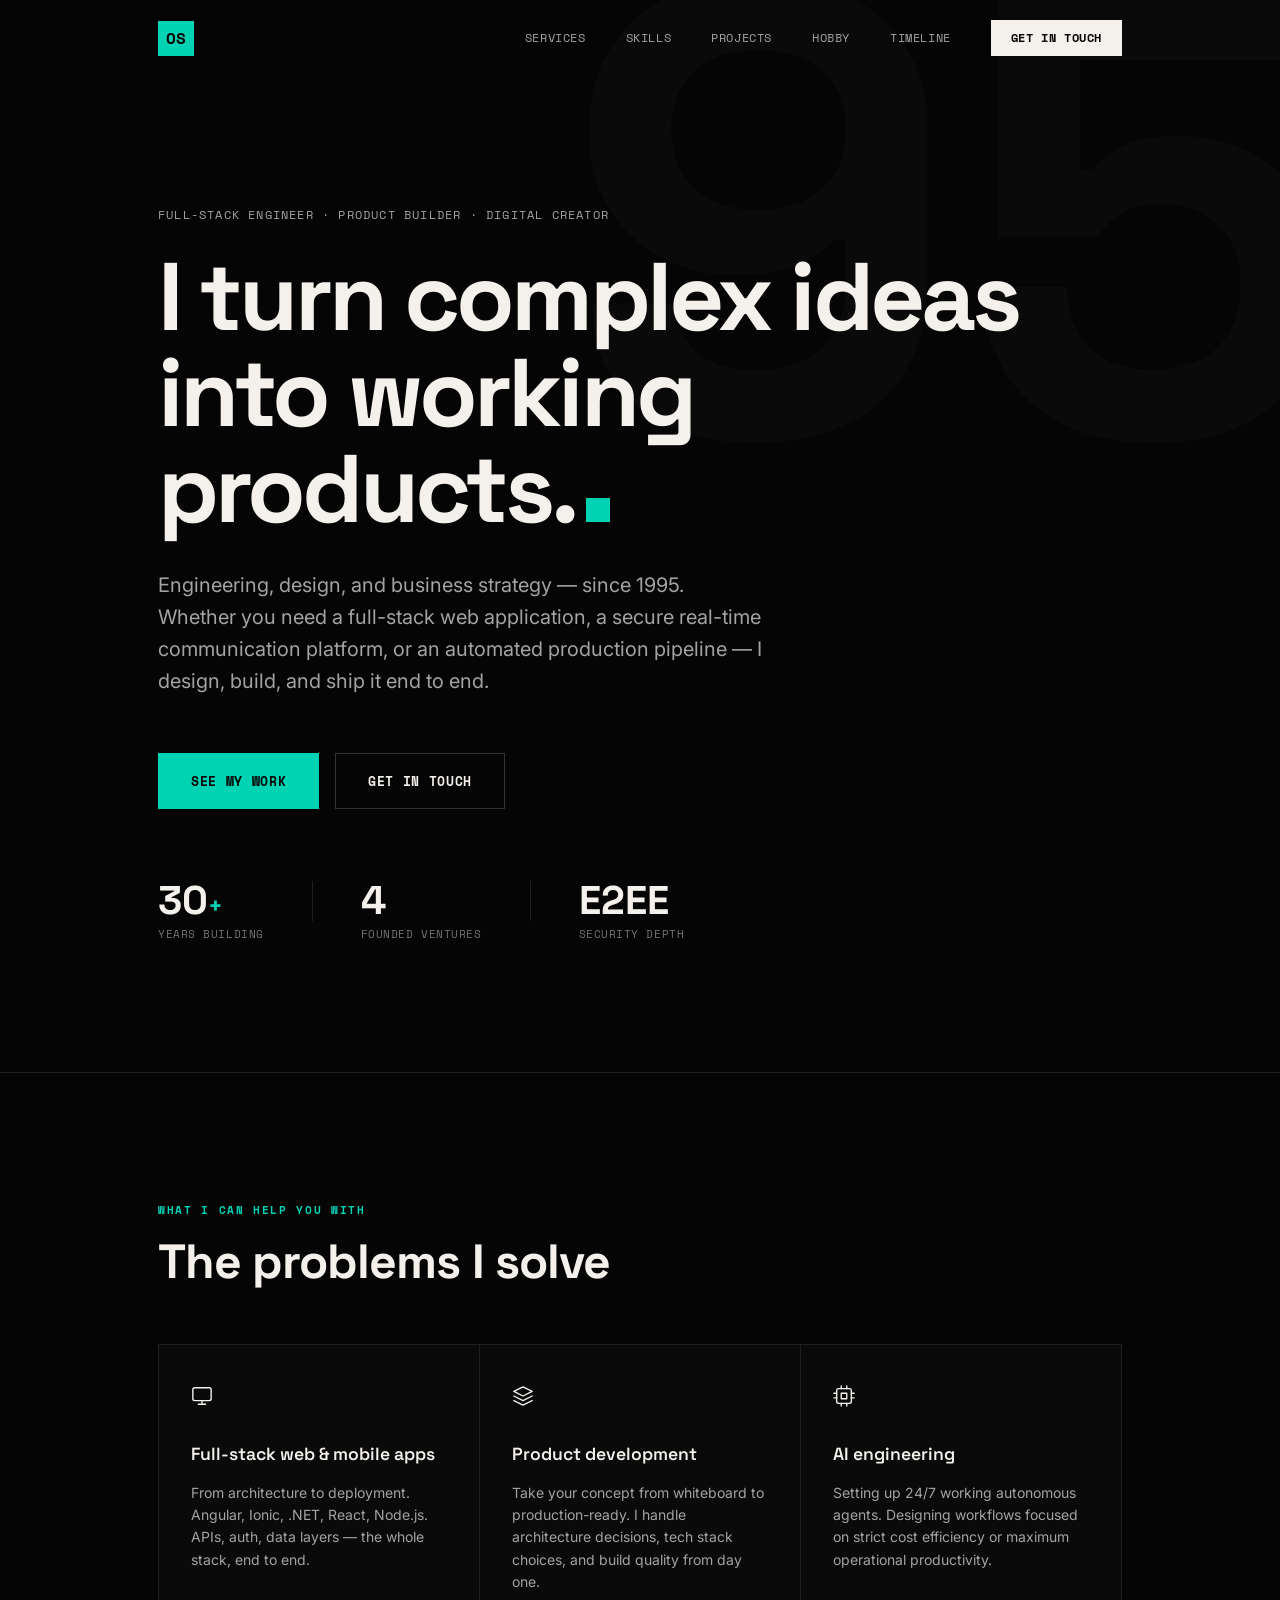
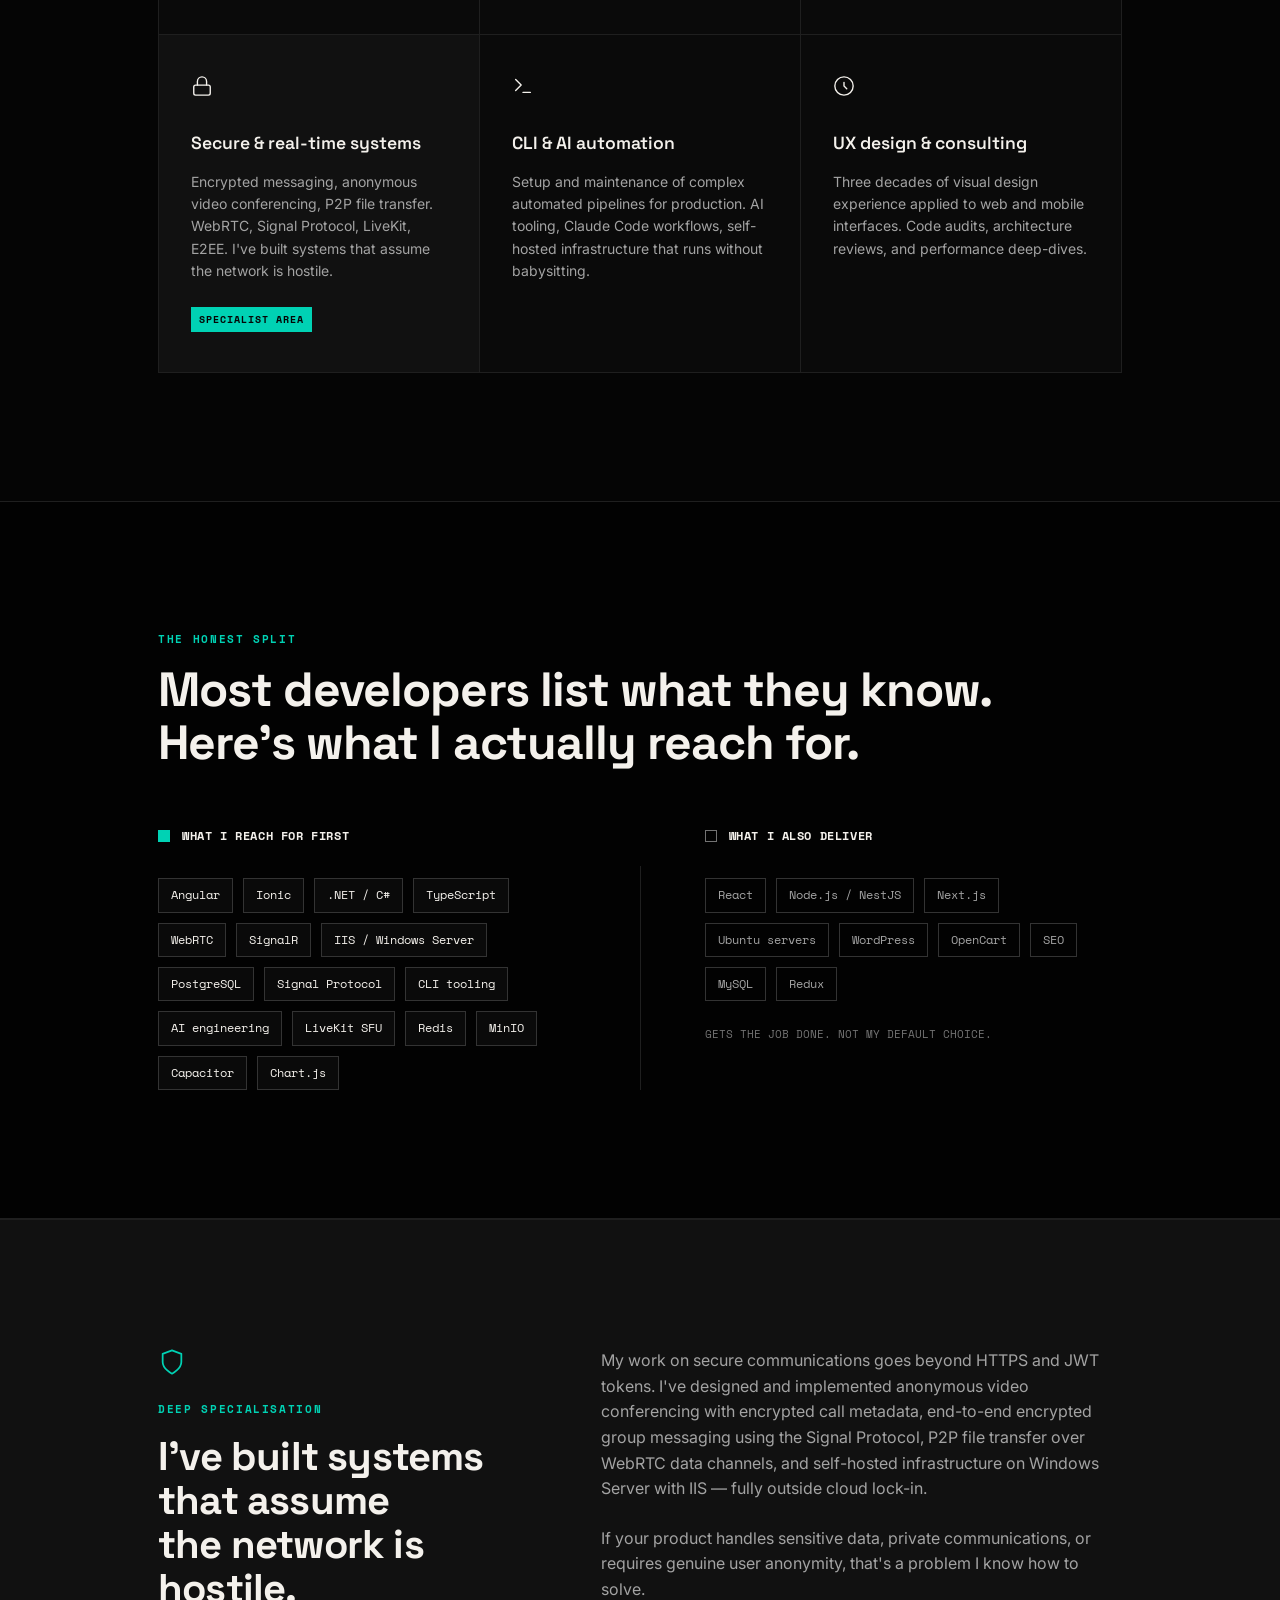
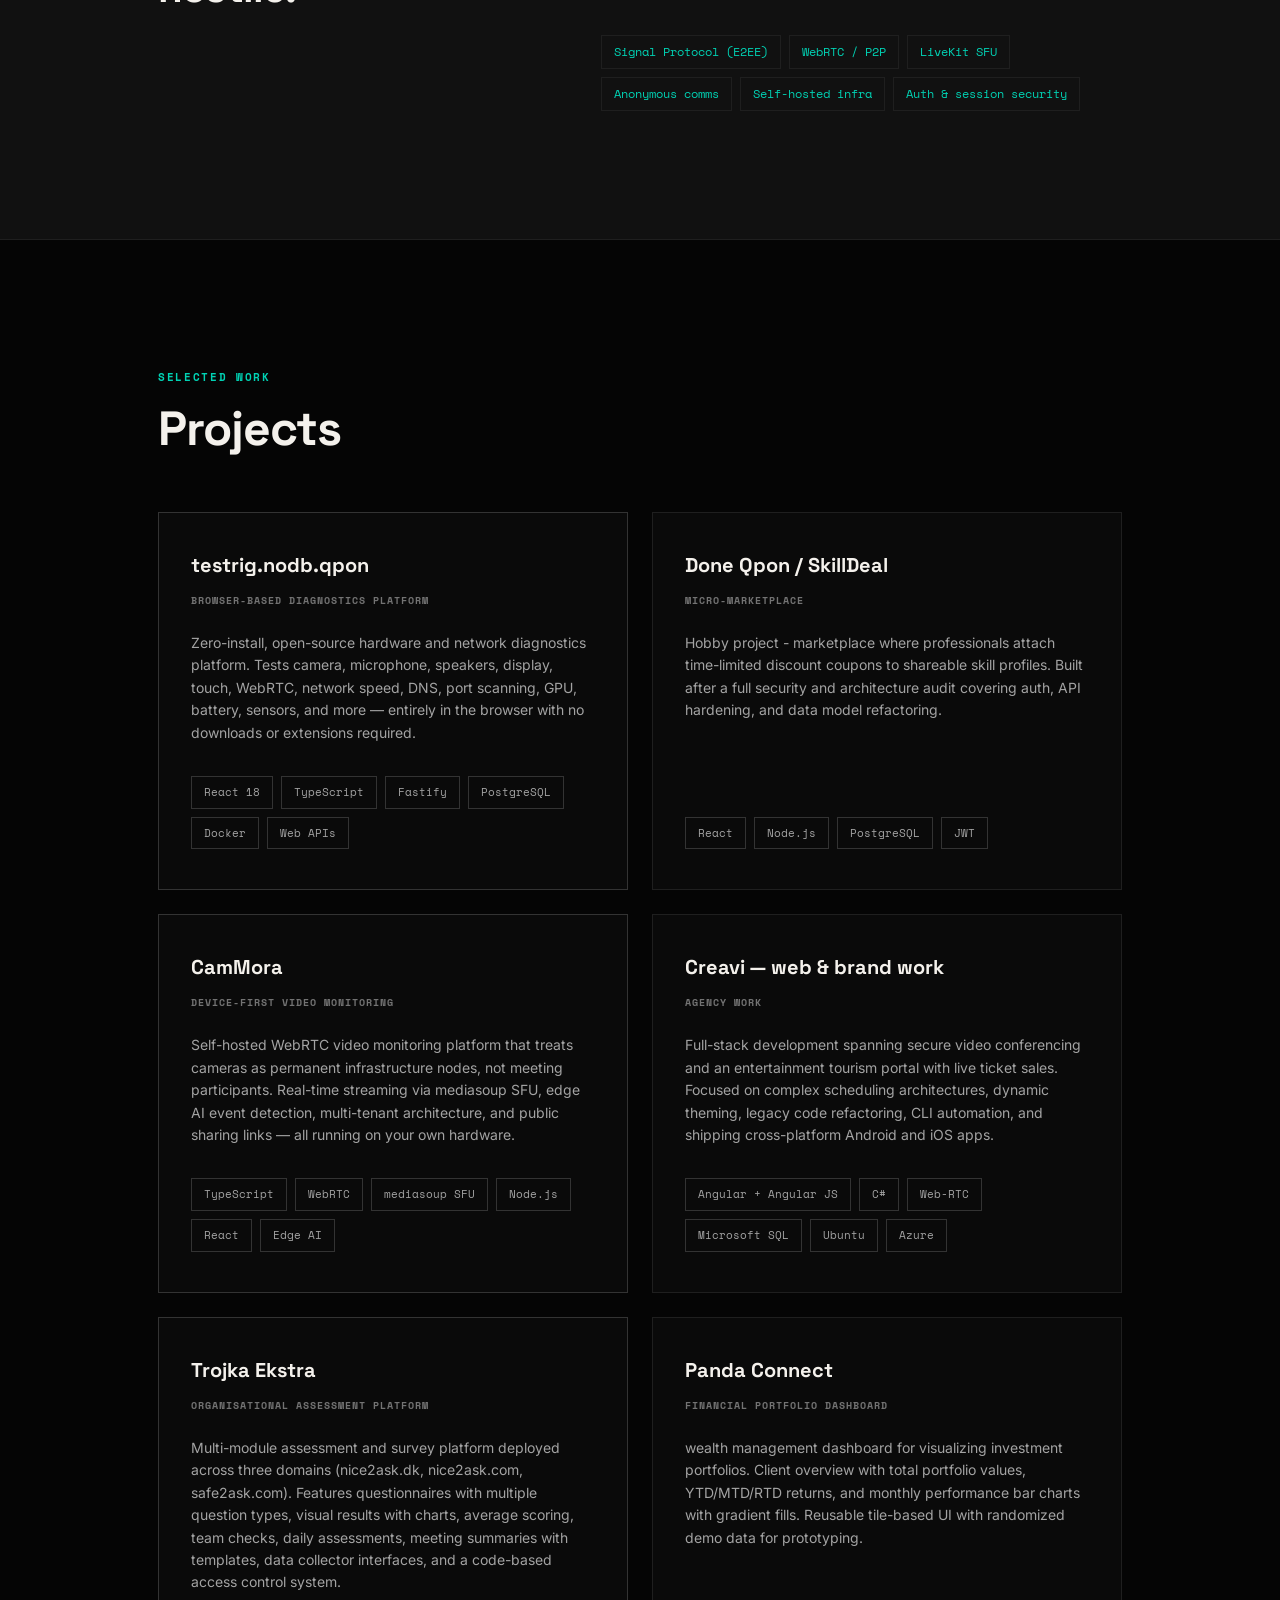
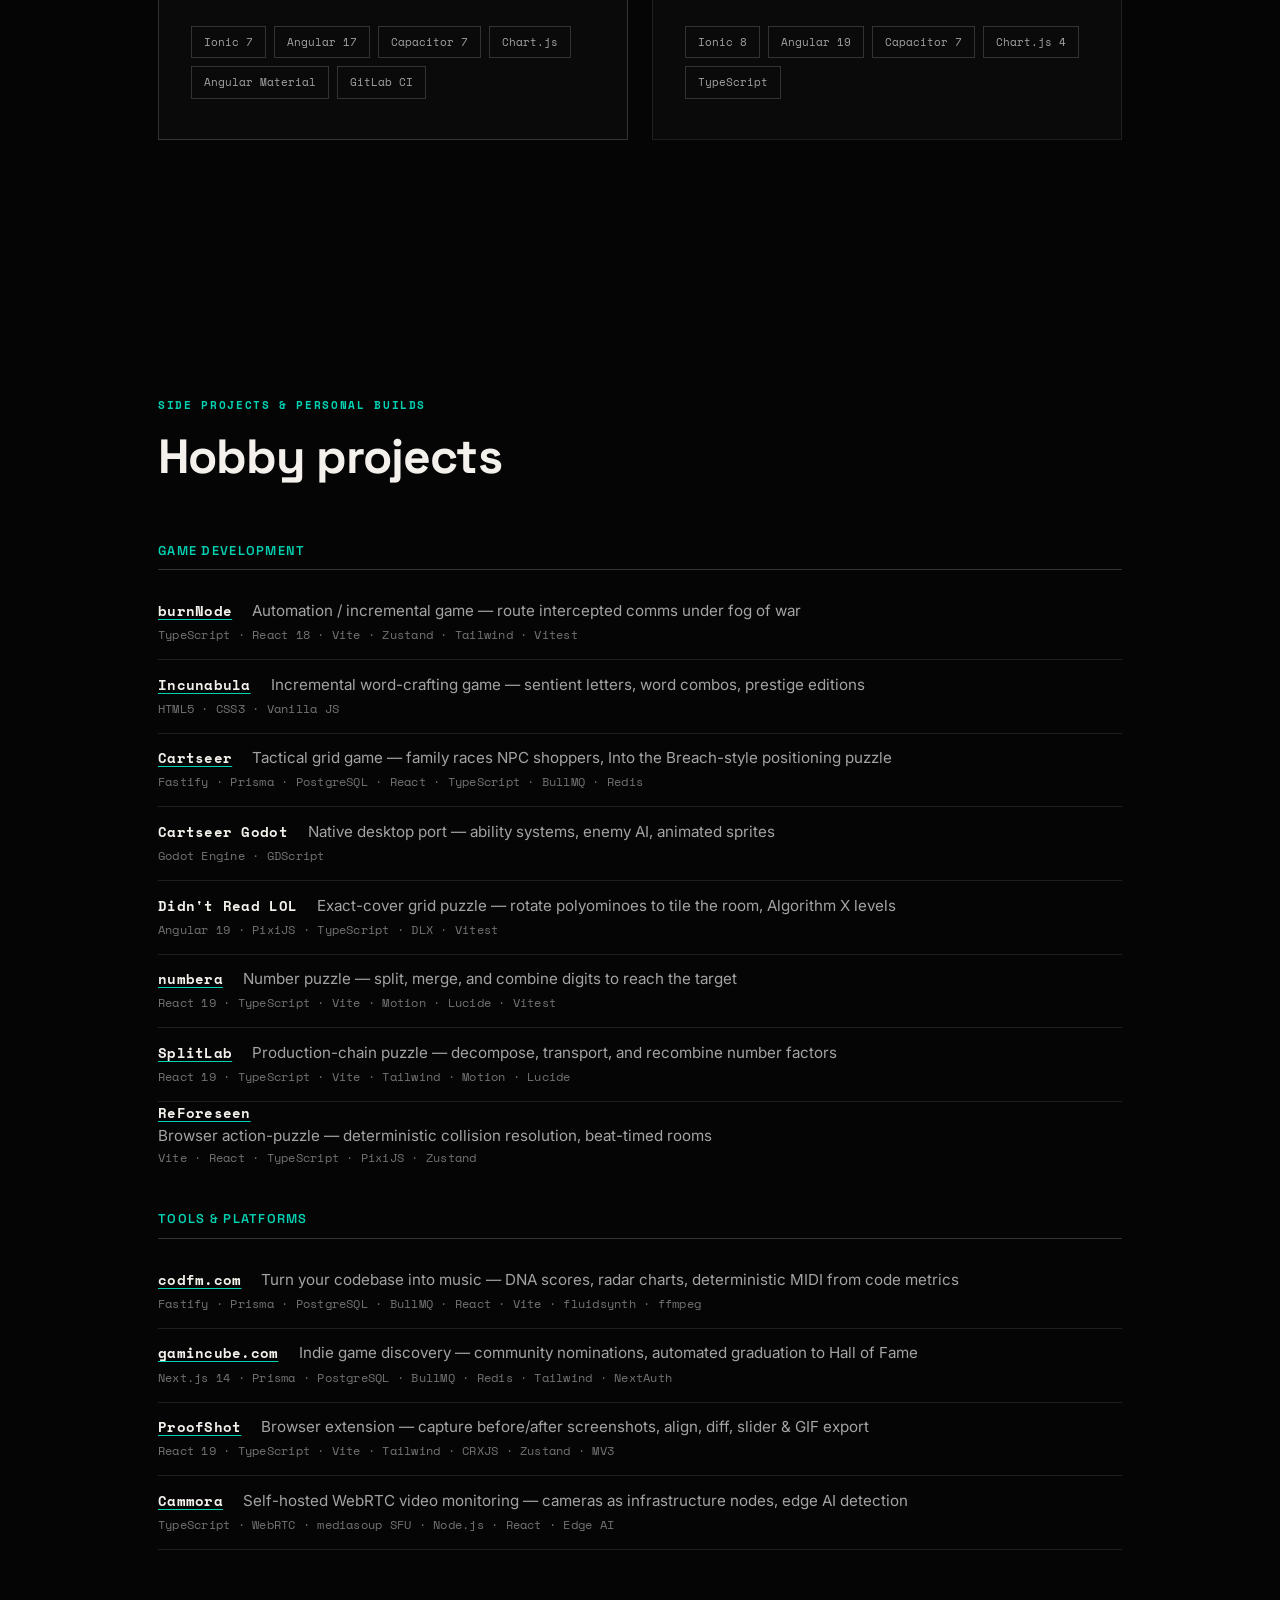
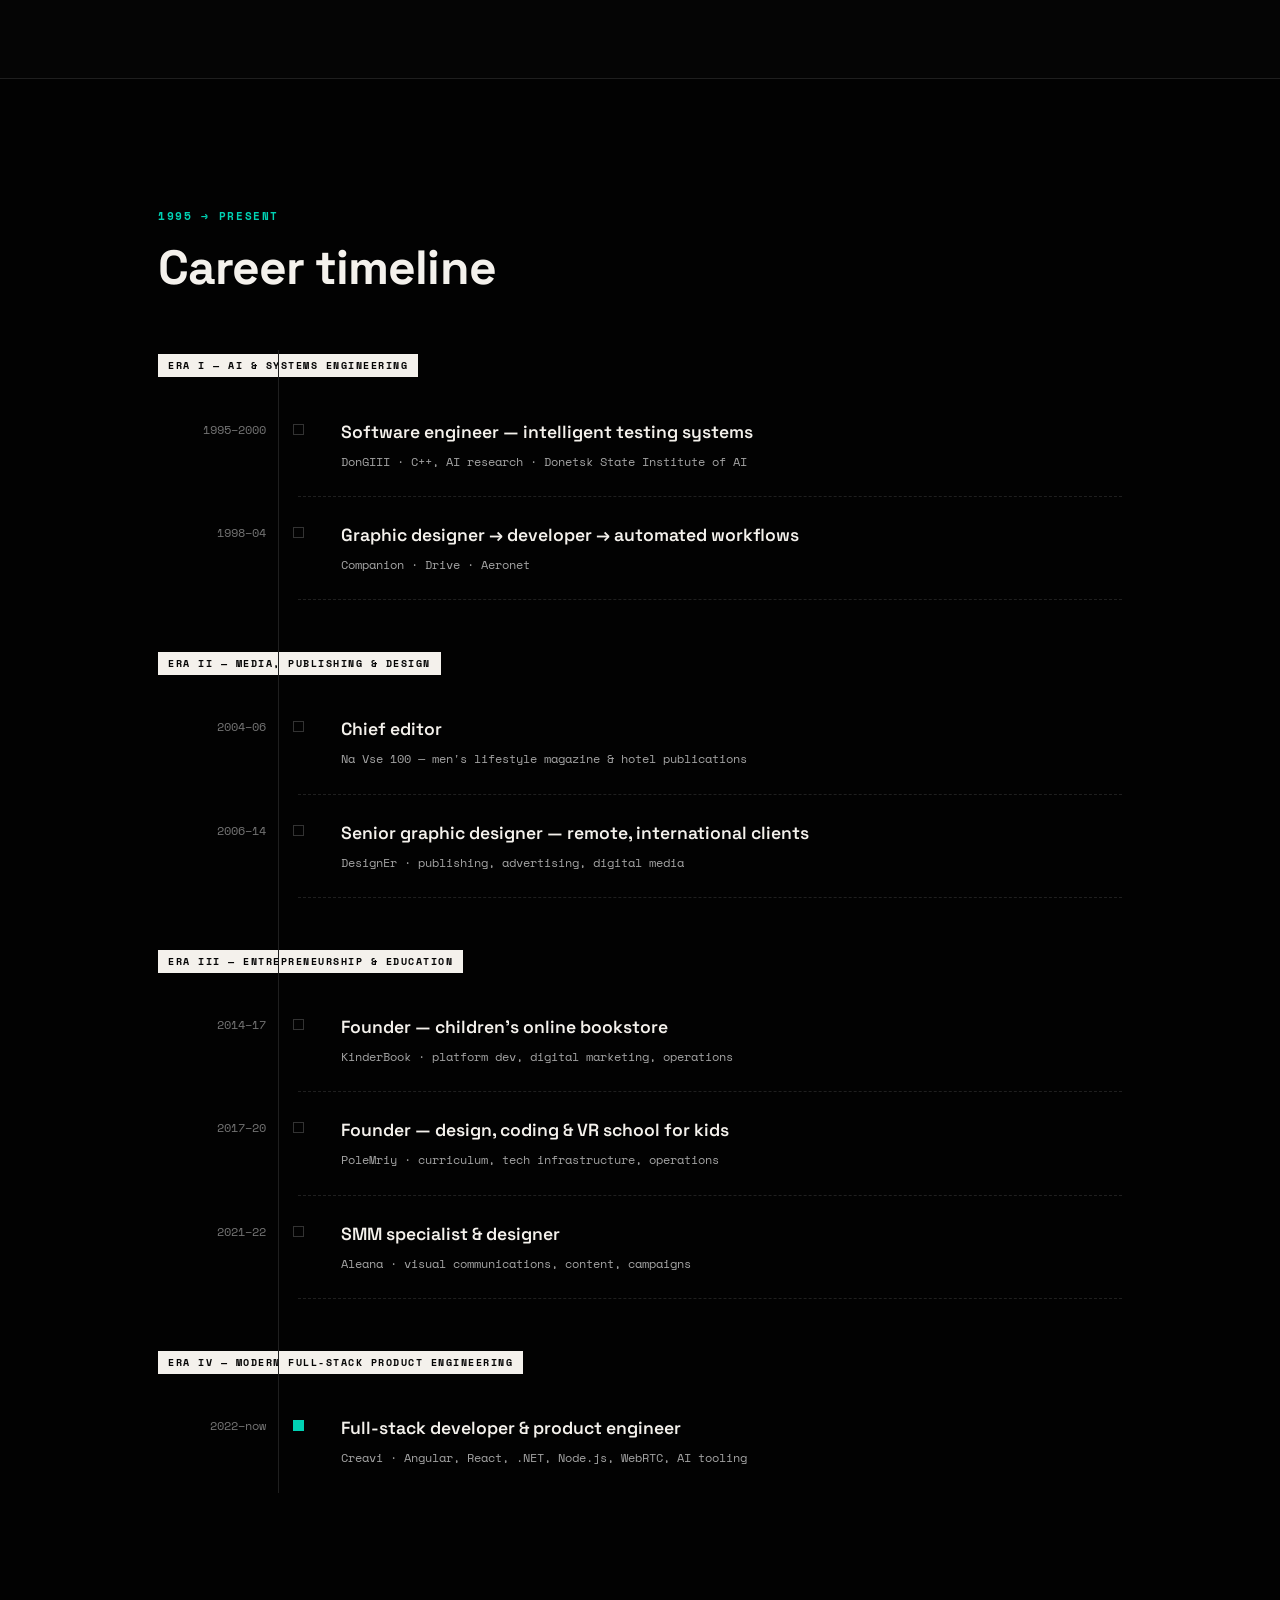
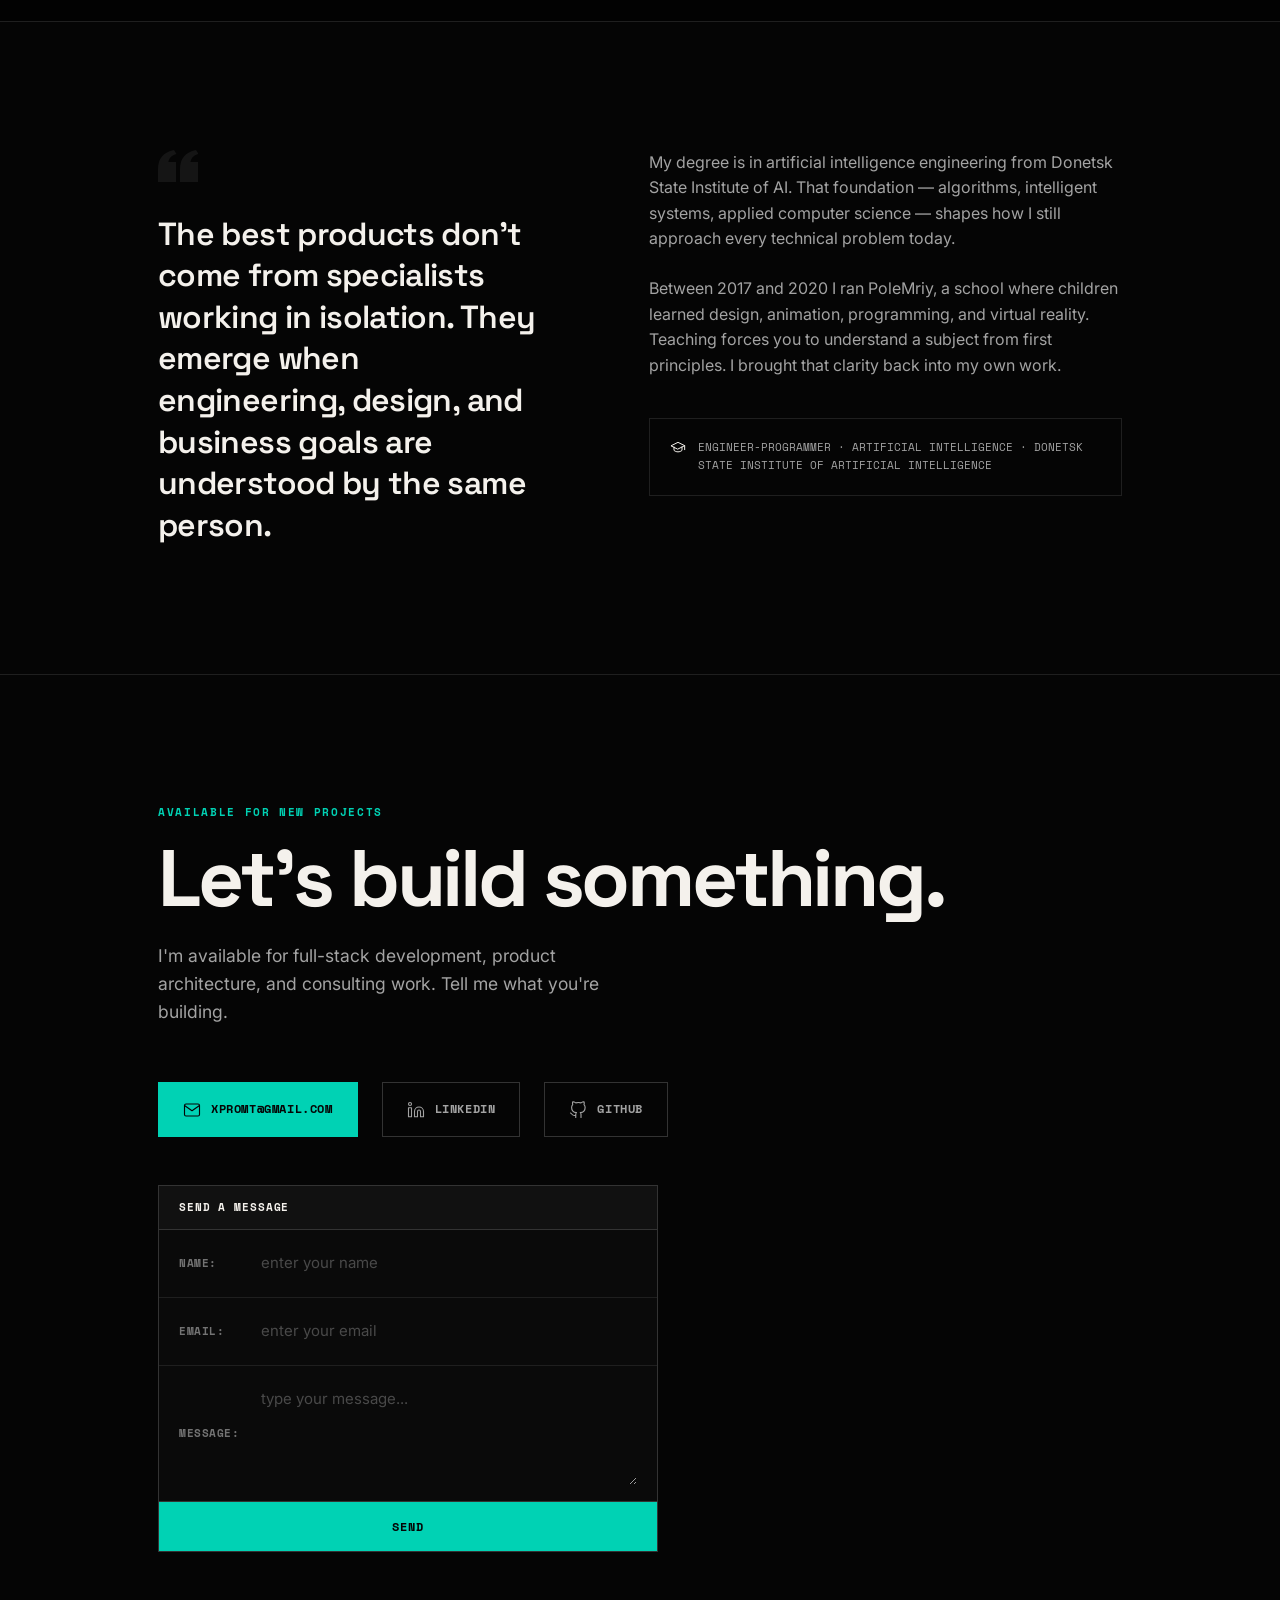
<file: formal/site/index.html>
<!DOCTYPE html>
<html lang="en">
<head>
<meta charset="UTF-8">
<meta name="viewport" content="width=device-width, initial-scale=1.0">
<title>Olexander Skidan — Full-Stack Product Engineer</title>
<link rel="icon" type="image/svg+xml" href="favicon.svg">
<link rel="icon" type="image/png" sizes="96x96" href="favicon-96x96.png">
<link rel="icon" type="image/x-icon" href="favicon.ico">
<link rel="apple-touch-icon" sizes="180x180" href="apple-touch-icon.png">
<link rel="manifest" href="site.webmanifest">
<link rel="preconnect" href="https://fonts.googleapis.com">
<link rel="preconnect" href="https://fonts.gstatic.com" crossorigin>
<link href="https://fonts.googleapis.com/css2?family=Space+Grotesk:wght@300;400;500;600;700&family=Inter:wght@300;400;500&display=swap" rel="stylesheet">
<link rel="stylesheet" href="portfolio.css?v=2">
</head>
<body>

<!-- NAV -->
<nav class="nav" id="nav">
  <div class="nav-inner">
    <span class="nav-initials">OS</span>
    <button class="nav-toggle" id="nav-toggle" aria-label="Toggle navigation" aria-expanded="false">
      <span></span>
      <span></span>
      <span></span>
    </button>
    <div class="nav-links" id="nav-links">
      <a href="#services">Services</a>
      <a href="#skills">Skills</a>
      <a href="#projects">Projects</a>
      <a href="#hobby">Hobby</a>
      <a href="#timeline">Timeline</a>
      <a href="#contact" class="nav-cta">Get in touch</a>
    </div>
  </div>
</nav>

<!-- HERO -->
<section class="hero" id="hero">
  <div class="container">
    <p class="eyebrow">Full-stack engineer · product builder · digital creator</p>
    <h1 class="hero-headline">I turn complex ideas<br>into working products.</h1>
    <p class="hero-sub">Engineering, design, and business strategy — since 1995.<br>Whether you need a full-stack web application, a secure real-time communication platform, or an automated production pipeline — I design, build, and ship it end to end.</p>
    <div class="hero-ctas">
      <a href="#projects" class="btn btn-primary">See my work</a>
      <a href="#contact" class="btn btn-ghost">Get in touch</a>
    </div>
    <div class="hero-stats">
      <div class="stat">
        <span class="stat-num">30<span class="stat-plus">+</span></span>
        <span class="stat-label">Years building</span>
      </div>
      <div class="stat-divider"></div>
      <div class="stat">
        <span class="stat-num">4</span>
        <span class="stat-label">Founded ventures</span>
      </div>
      <div class="stat-divider"></div>
      <div class="stat">
        <span class="stat-num">E2EE</span>
        <span class="stat-label">Security depth</span>
      </div>
    </div>
  </div>
</section>

<!-- SERVICES -->
<section class="section" id="services">
  <div class="container">
    <p class="section-eyebrow">What I can help you with</p>
    <h2 class="section-title">The problems I solve</h2>
    <div class="services-grid">
      <div class="service-card">
        <div class="service-icon">
          <svg width="22" height="22" viewBox="0 0 24 24" fill="none" stroke="currentColor" stroke-width="1.5" stroke-linecap="round" stroke-linejoin="round"><rect x="2" y="3" width="20" height="14" rx="2"/><path d="M8 21h8M12 17v4"/></svg>
        </div>
        <h3>Full-stack web &amp; mobile apps</h3>
        <p>From architecture to deployment. Angular, Ionic, .NET, React, Node.js. APIs, auth, data layers — the whole stack, end to end.</p>
      </div>
      <div class="service-card">
        <div class="service-icon">
          <svg width="22" height="22" viewBox="0 0 24 24" fill="none" stroke="currentColor" stroke-width="1.5" stroke-linecap="round" stroke-linejoin="round"><path d="M12 2L2 7l10 5 10-5-10-5z"/><path d="M2 17l10 5 10-5"/><path d="M2 12l10 5 10-5"/></svg>
        </div>
        <h3>Product development</h3>
        <p>Take your concept from whiteboard to production-ready. I handle architecture decisions, tech stack choices, and build quality from day one.</p>
      </div>
      <div class="service-card">
        <div class="service-icon">
          <svg width="22" height="22" viewBox="0 0 24 24" fill="none" stroke="currentColor" stroke-width="1.5" stroke-linecap="round" stroke-linejoin="round"><rect x="4" y="4" width="16" height="16" rx="2" ry="2"/><rect x="9" y="9" width="6" height="6"/><line x1="9" y1="1" x2="9" y2="4"/><line x1="15" y1="1" x2="15" y2="4"/><line x1="9" y1="20" x2="9" y2="23"/><line x1="15" y1="20" x2="15" y2="23"/><line x1="20" y1="9" x2="23" y2="9"/><line x1="20" y1="14" x2="23" y2="14"/><line x1="1" y1="9" x2="4" y2="9"/><line x1="1" y1="14" x2="4" y2="14"/></svg>
        </div>
        <h3>AI engineering</h3>
        <p>Setting up 24/7 working autonomous agents. Designing workflows focused on strict cost efficiency or maximum operational productivity.</p>
      </div>
      <div class="service-card service-card--accent">
        <div class="service-icon">
          <svg width="22" height="22" viewBox="0 0 24 24" fill="none" stroke="currentColor" stroke-width="1.5" stroke-linecap="round" stroke-linejoin="round"><rect x="3" y="11" width="18" height="11" rx="2"/><path d="M7 11V7a5 5 0 0 1 10 0v4"/></svg>
        </div>
        <h3>Secure &amp; real-time systems</h3>
        <p>Encrypted messaging, anonymous video conferencing, P2P file transfer. WebRTC, Signal Protocol, LiveKit, E2EE. I've built systems that assume the network is hostile.</p>
        <span class="service-badge">Specialist area</span>
      </div>
      <div class="service-card">
        <div class="service-icon">
          <svg width="22" height="22" viewBox="0 0 24 24" fill="none" stroke="currentColor" stroke-width="1.5" stroke-linecap="round" stroke-linejoin="round"><polyline points="4 17 10 11 4 5"/><line x1="12" y1="19" x2="20" y2="19"/></svg>
        </div>
        <h3>CLI &amp; AI automation</h3>
        <p>Setup and maintenance of complex automated pipelines for production. AI tooling, Claude Code workflows, self-hosted infrastructure that runs without babysitting.</p>
      </div>
      <div class="service-card">
        <div class="service-icon">
          <svg width="22" height="22" viewBox="0 0 24 24" fill="none" stroke="currentColor" stroke-width="1.5" stroke-linecap="round" stroke-linejoin="round"><circle cx="12" cy="12" r="10"/><path d="M12 8v4l3 3"/></svg>
        </div>
        <h3>UX design &amp; consulting</h3>
        <p>Three decades of visual design experience applied to web and mobile interfaces. Code audits, architecture reviews, and performance deep-dives.</p>
      </div>
    </div>
  </div>
</section>

<!-- SKILLS -->
<section class="section section--dark" id="skills">
  <div class="container">
    <p class="section-eyebrow">The honest split</p>
    <h2 class="section-title">Most developers list what they know.<br>Here's what I actually reach for.</h2>
    <div class="skills-grid">
      <div class="skills-col">
        <div class="skills-col-header">
          <span class="skills-col-dot skills-col-dot--love"></span>
          What I reach for first
        </div>
        <div class="tags-wrap">
          <span class="tag tag--love">Angular</span>
          <span class="tag tag--love">Ionic</span>
          <span class="tag tag--love">.NET / C#</span>
          <span class="tag tag--love">TypeScript</span>
          <span class="tag tag--love">WebRTC</span>
          <span class="tag tag--love">SignalR</span>
          <span class="tag tag--love">IIS / Windows Server</span>
          <span class="tag tag--love">PostgreSQL</span>
          <span class="tag tag--love">Signal Protocol</span>
          <span class="tag tag--love">CLI tooling</span>
          <span class="tag tag--love">AI engineering</span>
          <span class="tag tag--love">LiveKit SFU</span>
          <span class="tag tag--love">Redis</span>
          <span class="tag tag--love">MinIO</span>
          <span class="tag tag--love">Capacitor</span>
          <span class="tag tag--love">Chart.js</span>
        </div>
      </div>
      <div class="skills-divider"></div>
      <div class="skills-col">
        <div class="skills-col-header">
          <span class="skills-col-dot skills-col-dot--also"></span>
          What I also deliver
        </div>
        <div class="tags-wrap">
          <span class="tag tag--also">React</span>
          <span class="tag tag--also">Node.js / NestJS</span>
          <span class="tag tag--also">Next.js</span>
          <span class="tag tag--also">Ubuntu servers</span>
          <span class="tag tag--also">WordPress</span>
          <span class="tag tag--also">OpenCart</span>
          <span class="tag tag--also">SEO</span>
          <span class="tag tag--also">MySQL</span>
          <span class="tag tag--also">Redux</span>
        </div>
        <p class="skills-note">Gets the job done. Not my default choice.</p>
      </div>
    </div>
  </div>
</section>

<!-- SECURITY CALLOUT -->
<section class="section section--security">
  <div class="container">
    <div class="security-inner">
      <div class="security-left">
        <div class="security-icon">
          <svg width="28" height="28" viewBox="0 0 24 24" fill="none" stroke="currentColor" stroke-width="1.5" stroke-linecap="round" stroke-linejoin="round"><path d="M12 22s8-4 8-10V5l-8-3-8 3v7c0 6 8 10 8 10z"/></svg>
        </div>
        <p class="section-eyebrow" style="margin-top:1rem;">Deep specialisation</p>
        <h2 class="security-headline">I've built systems that assume<br>the network is hostile.</h2>
      </div>
      <div class="security-right">
        <p>My work on secure communications goes beyond HTTPS and JWT tokens. I've designed and implemented anonymous video conferencing with encrypted call metadata, end-to-end encrypted group messaging using the Signal Protocol, P2P file transfer over WebRTC data channels, and self-hosted infrastructure on Windows Server with IIS — fully outside cloud lock-in.</p>
        <p>If your product handles sensitive data, private communications, or requires genuine user anonymity, that's a problem I know how to solve.</p>
        <div class="security-tags">
          <span class="tag tag--security">Signal Protocol (E2EE)</span>
          <span class="tag tag--security">WebRTC / P2P</span>
          <span class="tag tag--security">LiveKit SFU</span>
          <span class="tag tag--security">Anonymous comms</span>
          <span class="tag tag--security">Self-hosted infra</span>
          <span class="tag tag--security">Auth &amp; session security</span>
        </div>
      </div>
    </div>
  </div>
</section>

<!-- PROJECTS -->
<section class="section" id="projects">
  <div class="container">
    <p class="section-eyebrow">Selected work</p>
    <h2 class="section-title">Projects</h2>
    <div class="projects-grid">
      <div class="project-card project-card--featured">
        <div class="project-header">
          <h3>testrig.nodb.qpon</h3>
          <span class="project-type">Browser-based diagnostics platform</span>
        </div>
        <p>Zero-install, open-source hardware and network diagnostics platform. Tests camera, microphone, speakers, display, touch, WebRTC, network speed, DNS, port scanning, GPU, battery, sensors, and more — entirely in the browser with no downloads or extensions required.</p>
        <div class="project-tags">
          <span class="tag tag--stack">React 18</span>
          <span class="tag tag--stack">TypeScript</span>
          <span class="tag tag--stack">Fastify</span>
          <span class="tag tag--stack">PostgreSQL</span>
          <span class="tag tag--stack">Docker</span>
          <span class="tag tag--stack">Web APIs</span>
        </div>
      </div>
      <div class="project-card">
        <div class="project-header">
          <h3>Done Qpon / SkillDeal</h3>
          <span class="project-type">Micro-marketplace</span>
        </div>
        <p>Hobby project - marketplace where professionals attach time-limited discount coupons to shareable skill profiles. Built after a full security and architecture audit covering auth, API hardening, and data model refactoring.</p>
        <div class="project-tags">
          <span class="tag tag--stack">React</span>
          <span class="tag tag--stack">Node.js</span>
          <span class="tag tag--stack">PostgreSQL</span>
          <span class="tag tag--stack">JWT</span>
        </div>
      </div>
      <div class="project-card project-card--featured">
        <div class="project-header">
          <h3>CamMora</h3>
          <span class="project-type">Device-first video monitoring</span>
        </div>
        <p>Self-hosted WebRTC video monitoring platform that treats cameras as permanent infrastructure nodes, not meeting participants. Real-time streaming via mediasoup SFU, edge AI event detection, multi-tenant architecture, and public sharing links — all running on your own hardware.</p>
        <div class="project-tags">
          <span class="tag tag--stack">TypeScript</span>
          <span class="tag tag--stack">WebRTC</span>
          <span class="tag tag--stack">mediasoup SFU</span>
          <span class="tag tag--stack">Node.js</span>
          <span class="tag tag--stack">React</span>
          <span class="tag tag--stack">Edge AI</span>
        </div>
      </div>
      <div class="project-card">
        <div class="project-header">
          <h3>Creavi — web &amp; brand work</h3>
          <span class="project-type">Agency work</span>
        </div>
        <p>Full-stack development spanning secure video conferencing and an entertainment tourism portal with live ticket sales. Focused on complex scheduling architectures, dynamic theming, legacy code refactoring, CLI automation, and shipping cross-platform Android and iOS apps.</p>
        <div class="project-tags">
          <span class="tag tag--stack">Angular + Angular JS</span>
          <span class="tag tag--stack">C#</span>
          <span class="tag tag--stack">Web-RTC</span>
          <span class="tag tag--stack">Microsoft SQL</span>
          <span class="tag tag--stack">Ubuntu</span>
          <span class="tag tag--stack">Azure</span>
        </div>
      </div>
      <div class="project-card project-card--featured">
        <div class="project-header">
          <h3>Trojka Ekstra</h3>
          <span class="project-type">Organisational assessment platform</span>
        </div>
        <p>Multi-module assessment and survey platform deployed across three domains (nice2ask.dk, nice2ask.com, safe2ask.com). Features questionnaires with multiple question types, visual results with charts, average scoring, team checks, daily assessments, meeting summaries with templates, data collector interfaces, and a code-based access control system.</p>
        <div class="project-tags">
          <span class="tag tag--stack">Ionic 7</span>
          <span class="tag tag--stack">Angular 17</span>
          <span class="tag tag--stack">Capacitor 7</span>
          <span class="tag tag--stack">Chart.js</span>
          <span class="tag tag--stack">Angular Material</span>
          <span class="tag tag--stack">GitLab CI</span>
        </div>
      </div>
      <div class="project-card">
        <div class="project-header">
          <h3>Panda Connect</h3>
          <span class="project-type">Financial portfolio dashboard</span>
        </div>
        <p> wealth management dashboard for visualizing investment portfolios. Client overview with total portfolio values, YTD/MTD/RTD returns, and monthly performance bar charts with gradient fills. Reusable tile-based UI with randomized demo data for prototyping.</p>
        <div class="project-tags">
          <span class="tag tag--stack">Ionic 8</span>
          <span class="tag tag--stack">Angular 19</span>
          <span class="tag tag--stack">Capacitor 7</span>
          <span class="tag tag--stack">Chart.js 4</span>
          <span class="tag tag--stack">TypeScript</span>
        </div>
      </div>
    </div>
  </div>
</section>

<!-- HOBBY PROJECTS -->
<section class="section" id="hobby">
  <div class="container">
    <p class="section-eyebrow">Side projects &amp; personal builds</p>
    <h2 class="section-title">Hobby projects</h2>

    <div class="hobby-group">
      <h3 class="hobby-subtitle">Game development</h3>
      <ul class="hobby-list">
        <li class="hobby-item">
          <span class="hobby-name"><a href="https://burnnode.done.qpon" target="_blank" rel="noopener">burnNode</a></span>
          <span class="hobby-desc">Automation / incremental game — route intercepted comms under fog of war</span>
          <span class="hobby-stack">TypeScript · React 18 · Vite · Zustand · Tailwind · Vitest</span>
        </li>
        <li class="hobby-item">
          <span class="hobby-name"><a href="https://incunabula.cc/game" target="_blank" rel="noopener">Incunabula</a></span>
          <span class="hobby-desc">Incremental word-crafting game — sentient letters, word combos, prestige editions</span>
          <span class="hobby-stack">HTML5 · CSS3 · Vanilla JS</span>
        </li>
        <li class="hobby-item">
          <span class="hobby-name"><a href="https://cartseer.nodb.qpon" target="_blank" rel="noopener">Cartseer</a></span>
          <span class="hobby-desc">Tactical grid game — family races NPC shoppers, Into the Breach-style positioning puzzle</span>
          <span class="hobby-stack">Fastify · Prisma · PostgreSQL · React · TypeScript · BullMQ · Redis</span>
        </li>
        <li class="hobby-item">
          <span class="hobby-name">Cartseer Godot</span>
          <span class="hobby-desc">Native desktop port — ability systems, enemy AI, animated sprites</span>
          <span class="hobby-stack">Godot Engine · GDScript</span>
        </li>
        <li class="hobby-item">
          <span class="hobby-name">Didn't Read LOL</span>
          <span class="hobby-desc">Exact-cover grid puzzle — rotate polyominoes to tile the room, Algorithm X levels</span>
          <span class="hobby-stack">Angular 19 · PixiJS · TypeScript · DLX · Vitest</span>
        </li>
        <li class="hobby-item">
          <span class="hobby-name"><a href="https://numbera.nodb.qpon" target="_blank" rel="noopener">numbera</a></span>
          <span class="hobby-desc">Number puzzle — split, merge, and combine digits to reach the target</span>
          <span class="hobby-stack">React 19 · TypeScript · Vite · Motion · Lucide · Vitest</span>
        </li>
        <li class="hobby-item">
          <span class="hobby-name"><a href="https://splitlab.nodb.qpon" target="_blank" rel="noopener">SplitLab</a></span>
          <span class="hobby-desc">Production-chain puzzle — decompose, transport, and recombine number factors</span>
          <span class="hobby-stack">React 19 · TypeScript · Vite · Tailwind · Motion · Lucide</span>
        </li>
          <span class="hobby-name"><a href="https://reforeseen.nodb.qpon" target="_blank" rel="noopener">ReForeseen</a></span>
          <span class="hobby-desc">Browser action-puzzle — deterministic collision resolution, beat-timed rooms</span>
          <span class="hobby-stack">Vite · React · TypeScript · PixiJS · Zustand</span>
        </li>
      </ul>
    </div>

    <div class="hobby-group">
      <h3 class="hobby-subtitle">Tools &amp; platforms</h3>
      <ul class="hobby-list">
        <li class="hobby-item">
          <span class="hobby-name"><a href="https://codfm.com" target="_blank" rel="noopener">codfm.com</a></span>
          <span class="hobby-desc">Turn your codebase into music — DNA scores, radar charts, deterministic MIDI from code metrics</span>
          <span class="hobby-stack">Fastify · Prisma · PostgreSQL · BullMQ · React · Vite · fluidsynth · ffmpeg</span>
        </li>
        <li class="hobby-item">
          <span class="hobby-name"><a href="https://gamincube.com" target="_blank" rel="noopener">gamincube.com</a></span>
          <span class="hobby-desc">Indie game discovery — community nominations, automated graduation to Hall of Fame</span>
          <span class="hobby-stack">Next.js 14 · Prisma · PostgreSQL · BullMQ · Redis · Tailwind · NextAuth</span>
        </li>
        <li class="hobby-item">
          <span class="hobby-name"><a href="https://proofshot.done.qpon" target="_blank" rel="noopener">ProofShot</a></span>
          <span class="hobby-desc">Browser extension — capture before/after screenshots, align, diff, slider &amp; GIF export</span>
          <span class="hobby-stack">React 19 · TypeScript · Vite · Tailwind · CRXJS · Zustand · MV3</span>
        </li>
        <li class="hobby-item">
          <span class="hobby-name"><a href="https://cammora.nodb.qpon" target="_blank" rel="noopener">Cammora</a></span>
          <span class="hobby-desc">Self-hosted WebRTC video monitoring — cameras as infrastructure nodes, edge AI detection</span>
          <span class="hobby-stack">TypeScript · WebRTC · mediasoup SFU · Node.js · React · Edge AI</span>
        </li>
      </ul>
    </div>
  </div>
</section>

<!-- TIMELINE -->
<section class="section section--dark" id="timeline">
  <div class="container">
    <p class="section-eyebrow">1995 → present</p>
    <h2 class="section-title">Career timeline</h2>
    <div class="timeline">

      <div class="timeline-era">
        <span>Era I — AI &amp; systems engineering</span>
      </div>
      <div class="timeline-item">
        <div class="timeline-year">1995–2000</div>
        <div class="timeline-dot"></div>
        <div class="timeline-body">
          <div class="timeline-role">Software engineer — intelligent testing systems</div>
          <div class="timeline-company">DonGIII · C++, AI research · Donetsk State Institute of AI</div>
        </div>
      </div>
      <div class="timeline-item">
        <div class="timeline-year">1998–04</div>
        <div class="timeline-dot"></div>
        <div class="timeline-body">
          <div class="timeline-role">Graphic designer → developer → automated workflows</div>
          <div class="timeline-company">Companion · Drive · Aeronet</div>
        </div>
      </div>

      <div class="timeline-era">
        <span>Era II — media, publishing &amp; design</span>
      </div>
      <div class="timeline-item">
        <div class="timeline-year">2004–06</div>
        <div class="timeline-dot"></div>
        <div class="timeline-body">
          <div class="timeline-role">Chief editor</div>
          <div class="timeline-company">Na Vse 100 — men's lifestyle magazine &amp; hotel publications</div>
        </div>
      </div>
      <div class="timeline-item">
        <div class="timeline-year">2006–14</div>
        <div class="timeline-dot"></div>
        <div class="timeline-body">
          <div class="timeline-role">Senior graphic designer — remote, international clients</div>
          <div class="timeline-company">DesignEr · publishing, advertising, digital media</div>
        </div>
      </div>

      <div class="timeline-era">
        <span>Era III — entrepreneurship &amp; education</span>
      </div>
      <div class="timeline-item">
        <div class="timeline-year">2014–17</div>
        <div class="timeline-dot"></div>
        <div class="timeline-body">
          <div class="timeline-role">Founder — children's online bookstore</div>
          <div class="timeline-company">KinderBook · platform dev, digital marketing, operations</div>
        </div>
      </div>
      <div class="timeline-item">
        <div class="timeline-year">2017–20</div>
        <div class="timeline-dot"></div>
        <div class="timeline-body">
          <div class="timeline-role">Founder — design, coding &amp; VR school for kids</div>
          <div class="timeline-company">PoleMriy · curriculum, tech infrastructure, operations</div>
        </div>
      </div>
      <div class="timeline-item">
        <div class="timeline-year">2021–22</div>
        <div class="timeline-dot"></div>
        <div class="timeline-body">
          <div class="timeline-role">SMM specialist &amp; designer</div>
          <div class="timeline-company">Aleana · visual communications, content, campaigns</div>
        </div>
      </div>

      <div class="timeline-era">
        <span>Era IV — modern full-stack product engineering</span>
      </div>
      <div class="timeline-item timeline-item--current">
        <div class="timeline-year">2022–now</div>
        <div class="timeline-dot timeline-dot--current"></div>
        <div class="timeline-body">
          <div class="timeline-role">Full-stack developer &amp; product engineer</div>
          <div class="timeline-company">Creavi · Angular, React, .NET, Node.js, WebRTC, AI tooling</div>
        </div>
      </div>

    </div>
  </div>
</section>

<!-- PHILOSOPHY -->
<section class="section" id="philosophy">
  <div class="container">
    <div class="philosophy-wrap">
      <div class="philosophy-quote">
        <svg class="quote-mark" width="40" height="32" viewBox="0 0 40 32" fill="none"><path d="M0 32V19.2C0 8.533 5.333 2.133 16 0l2.4 4C13.6 5.333 11.2 8 10.4 12H18V32H0ZM22 32V19.2C22 8.533 27.333 2.133 38 0l2.4 4C35.6 5.333 33.2 8 32.4 12H40V32H22Z" fill="currentColor" opacity="0.15"/></svg>
        <p>The best products don't come from specialists working in isolation. They emerge when engineering, design, and business goals are understood by the same person.</p>
      </div>
      <div class="philosophy-body">
        <p>My degree is in artificial intelligence engineering from Donetsk State Institute of AI. That foundation — algorithms, intelligent systems, applied computer science — shapes how I still approach every technical problem today.</p>
        <p>Between 2017 and 2020 I ran PoleMriy, a school where children learned design, animation, programming, and virtual reality. Teaching forces you to understand a subject from first principles. I brought that clarity back into my own work.</p>
        <div class="edu-badge">
          <svg width="16" height="16" viewBox="0 0 24 24" fill="none" stroke="currentColor" stroke-width="1.5" stroke-linecap="round" stroke-linejoin="round"><path d="M22 10v6M2 10l10-5 10 5-10 5z"/><path d="M6 12v5c3 3 9 3 12 0v-5"/></svg>
          Engineer-Programmer · Artificial Intelligence · Donetsk State Institute of Artificial Intelligence
        </div>
      </div>
    </div>
  </div>
</section>

<!-- CONTACT -->
<section class="section section--contact" id="contact">
  <div class="container">
    <div class="contact-wrap">
      <p class="section-eyebrow">Available for new projects</p>
      <h2 class="contact-headline">Let's build something.</h2>
      <p class="contact-sub">I'm available for full-stack development, product architecture, and consulting work. Tell me what you're building.</p>
      <div class="contact-links">
        <a href="mailto:xpromt@gmail.com" class="contact-link contact-link--primary">
          <svg width="18" height="18" viewBox="0 0 24 24" fill="none" stroke="currentColor" stroke-width="1.5" stroke-linecap="round" stroke-linejoin="round"><path d="M4 4h16c1.1 0 2 .9 2 2v12c0 1.1-.9 2-2 2H4c-1.1 0-2-.9-2-2V6c0-1.1.9-2 2-2z"/><polyline points="22,6 12,13 2,6"/></svg>
          xpromt@gmail.com
        </a>
        <a href="https://www.linkedin.com/in/xpromt/" class="contact-link" target="_blank" rel="noopener">
          <svg width="18" height="18" viewBox="0 0 24 24" fill="none" stroke="currentColor" stroke-width="1.5" stroke-linecap="round" stroke-linejoin="round"><path d="M16 8a6 6 0 0 1 6 6v7h-4v-7a2 2 0 0 0-2-2 2 2 0 0 0-2 2v7h-4v-7a6 6 0 0 1 6-6z"/><rect x="2" y="9" width="4" height="12"/><circle cx="4" cy="4" r="2"/></svg>
          LinkedIn
        </a>
        <a href="https://github.com/xpromt" class="contact-link" target="_blank" rel="noopener">
          <svg width="18" height="18" viewBox="0 0 24 24" fill="none" stroke="currentColor" stroke-width="1.5" stroke-linecap="round" stroke-linejoin="round"><path d="M9 19c-5 1.5-5-2.5-7-3m14 6v-3.87a3.37 3.37 0 0 0-.94-2.61c3.14-.35 6.44-1.54 6.44-7A5.44 5.44 0 0 0 20 4.77 5.07 5.07 0 0 0 19.91 1S18.73.65 16 2.48a13.38 13.38 0 0 0-7 0C6.27.65 5.09 1 5.09 1A5.07 5.07 0 0 0 5 4.77a5.44 5.44 0 0 0-1.5 3.78c0 5.42 3.3 6.61 6.44 7A3.37 3.37 0 0 0 9 18.13V22"/></svg>
          GitHub
        </a>
      </div>
      <form class="contact-form" id="contact-form">
        <div class="contact-form-header">
          <span class="contact-form-title">Send a message</span>
        </div>
        <div class="contact-form-field">
          <label for="contact-name">NAME:</label>
          <input type="text" id="contact-name" name="name" autocomplete="name" placeholder="enter your name">
        </div>
        <div class="contact-form-field">
          <label for="contact-email">EMAIL:</label>
          <input type="email" id="contact-email" name="email" autocomplete="email" placeholder="enter your email">
        </div>
        <div class="contact-form-field">
          <label for="contact-msg">MESSAGE:</label>
          <textarea id="contact-msg" name="message" rows="4" placeholder="type your message..."></textarea>
        </div>
        <button type="submit" class="contact-form-send">SEND</button>
      </form>
    </div>
  </div>
</section>

<script>
  const nav = document.getElementById('nav');
  const navToggle = document.getElementById('nav-toggle');
  const navLinks = document.getElementById('nav-links');

  window.addEventListener('scroll', () => {
    nav.classList.toggle('nav--scrolled', window.scrollY > 60);
  });

  navToggle.addEventListener('click', () => {
    const isOpen = navLinks.classList.toggle('nav-links--open');
    navToggle.setAttribute('aria-expanded', isOpen);
  });

  document.querySelectorAll('a[href^="#"]').forEach(a => {
    a.addEventListener('click', e => {
      const target = document.querySelector(a.getAttribute('href'));
      if (target) {
        e.preventDefault();
        target.scrollIntoView({ behavior: 'smooth', block: 'start' });
        navLinks.classList.remove('nav-links--open');
        navToggle.setAttribute('aria-expanded', 'false');
      }
    });
  });

  const contactForm = document.getElementById('contact-form');
  if (contactForm) {
    contactForm.addEventListener('submit', (e) => {
      e.preventDefault();
      const name = document.getElementById('contact-name').value.trim();
      const email = document.getElementById('contact-email').value.trim();
      const msg = document.getElementById('contact-msg').value.trim();
      const errEl = document.getElementById('contact-error');
      if (errEl) errEl.remove();
      if (!name || !email || !msg) {
        const err = document.createElement('div');
        err.id = 'contact-error';
        err.style.cssText = 'font-family:var(--font-mono);font-size:11px;color:#ef4444;margin-top:1rem;text-transform:uppercase;letter-spacing:0.05em;';
        err.textContent = 'ERROR: all fields required';
        contactForm.appendChild(err);
        return;
      }
      const subject = encodeURIComponent('Portfolio contact from ' + name);
      const body = encodeURIComponent(msg + '\n\n— ' + name + ' (' + email + ')');
      window.location.href = 'mailto:xpromt@gmail.com?subject=' + subject + '&body=' + body;
      contactForm.reset();
    });
  }
</script>
</body>
</html>
</file>
<file: site/portfolio.css>
/* ─── RETRO GAME THEME · LIGHT PALETTE ──────────────────────── */
/* Fonts loaded in HTML: Press Start 2P (pixel display), VT323 (pixel body) */

*, *::before, *::after { box-sizing: border-box; margin: 0; padding: 0; }

:root {
  /* Light "Game Boy meets paper" palette */
  --bg:        #f4f1e4;   /* warm paper */
  --bg-card:   #fffdf5;   /* card cream */
  --bg-dark:   #e8e4d2;   /* recessed panel */
  --bg-sec:    #eef6e9;   /* mint panel */

  /* Chunky pixel borders are always near-black */
  --ink:       #2b2b3c;   /* primary "pixel ink" */
  --border:    #2b2b3c;
  --border-lt: #c9c4ad;

  --text:        #2b2b3c;
  --text-muted:  #5d5a6e;
  --text-dim:    #8b8799;

  /* Arcade accent set */
  --accent:    #2ec27e;   /* green coin */
  --accent-dk: #1f9c63;
  --hot:       #ff5d73;   /* heart red / hot pink */
  --coin:      #ffd23f;   /* coin yellow */
  --sky:       #4ea8de;   /* sky blue */
  --grape:     #9b5de5;   /* power-up purple */

  --font-display: 'Press Start 2P', system-ui, monospace;
  --font-body:    'VT323', 'Courier New', monospace;

  /* No curves — pixels are square */
  --r: 0px;

  --max: 1060px;
  --pad: clamp(1rem, 5vw, 2.5rem);

  /* Hard pixel shadow */
  --shadow: 4px 4px 0 var(--ink);
  --shadow-lg: 6px 6px 0 var(--ink);
}

html { scroll-behavior: smooth; }

body {
  background: var(--bg);
  /* pixel-grid background */
  background-image:
    linear-gradient(rgba(43,43,60,0.035) 1px, transparent 1px),
    linear-gradient(90deg, rgba(43,43,60,0.035) 1px, transparent 1px);
  background-size: 16px 16px;
  color: var(--text);
  font-family: var(--font-body);
  font-size: 21px;          /* VT323 reads small, bump it up */
  line-height: 1.5;
  image-rendering: pixelated;
  -webkit-font-smoothing: none;
  font-smooth: never;
}

a { color: inherit; text-decoration: none; }

/* ─── CRT SCANLINE OVERLAY ──────────────────────────────────── */
.crt {
  position: fixed;
  inset: 0;
  z-index: 9999;
  pointer-events: none;
  background: repeating-linear-gradient(
    to bottom,
    rgba(43,43,60,0.05) 0px,
    rgba(43,43,60,0.05) 1px,
    transparent 1px,
    transparent 3px
  );
  mix-blend-mode: multiply;
}
.crt::after {
  /* soft vignette */
  content: '';
  position: absolute;
  inset: 0;
  background: radial-gradient(ellipse at center, transparent 60%, rgba(43,43,60,0.10) 100%);
}

/* ─── SCROLL XP BAR ──────────────────────────────────────── */
.xp-bar {
  position: fixed;
  top: 0;
  left: 0;
  right: 0;
  height: 6px;
  background: var(--bg-dark);
  z-index: 300;
  border-bottom: 2px solid var(--ink);
}

.xp-bar-fill {
  height: 100%;
  width: 0%;
  background: var(--accent);
  transition: width 0.1s steps(10, end);
}

.xp-bar-label {
  position: absolute;
  right: 8px;
  top: 10px;
  font-family: var(--font-display);
  font-size: 7px;
  color: var(--text-dim);
  opacity: 0;
  transition: opacity 0.2s;
}

.xp-bar:hover .xp-bar-label {
  opacity: 1;
}

/* ─── LAYOUT ────────────────────────────────────────────────── */
.container {
  max-width: var(--max);
  margin: 0 auto;
  padding-left: var(--pad);
  padding-right: var(--pad);
}

.section { padding: clamp(4rem, 9vw, 7rem) 0; position: relative; }

.section--dark {
  background: var(--bg-dark);
  border-top: 4px solid var(--ink);
  border-bottom: 4px solid var(--ink);
}

/* ─── TYPOGRAPHY ────────────────────────────────────────────── */
.section-eyebrow, .eyebrow {
  font-family: var(--font-display);
  font-size: 11px;
  letter-spacing: 0.02em;
  text-transform: uppercase;
  color: var(--accent-dk);
  margin-bottom: 1.25rem;
  display: inline-flex;
  align-items: center;
  gap: 8px;
}

.section-eyebrow span, .eyebrow span {
  transform: translateY(-2px); /* Nudge up. Adjust to -1px or -3px if needed */
  line-height: 1;
}

.section-title {
  font-family: var(--font-display);
  font-size: clamp(1.1rem, 3vw, 1.9rem);
  line-height: 1.45;
  color: var(--text);
  margin-bottom: 3rem;
  text-shadow: 3px 3px 0 var(--coin);
}

/* ─── NAV / HUD ─────────────────────────────────────────────── */
.nav {
  position: fixed;
  top: 0; left: 0; right: 0;
  z-index: 200;
  padding: 0.85rem 0;
  transition: padding 0.15s, background 0.15s;
  border-bottom: 4px solid transparent;
}

.nav--scrolled {
  background: var(--bg-card);
  border-bottom: 4px solid var(--ink);
  padding: 0.6rem 0;
}

.nav-inner {
  max-width: var(--max);
  margin: 0 auto;
  padding: 0 var(--pad);
  display: flex;
  align-items: center;
  justify-content: space-between;
}

.nav-initials {
  font-family: var(--font-display);
  font-size: 14px;
  color: var(--bg-card);
  background: var(--accent);
  padding: 8px 10px;
  border: 3px solid var(--ink);
  box-shadow: 3px 3px 0 var(--ink);
}

.nav-links {
  display: flex;
  align-items: center;
  gap: 1.5rem;
}

.nav-links a {
  font-family: var(--font-display);
  font-size: 10px;
  color: var(--text-muted);
  text-transform: uppercase;
  letter-spacing: 0.02em;
  transition: color 0.12s, transform 0.12s;
}

.nav-links a:hover { color: var(--accent-dk); transform: translateY(-2px); }

.nav-cta {
  background: var(--coin) !important;
  color: var(--ink) !important;
  padding: 0.6rem 0.9rem;
  border: 3px solid var(--ink);
  box-shadow: 3px 3px 0 var(--ink);
}
.nav-cta:hover {
  background: var(--hot) !important;
  color: var(--bg-card) !important;
  transform: translate(-1px,-1px) !important;
}

.nav-toggle {
  display: none;
  flex-direction: column;
  justify-content: center;
  align-items: center;
  width: 44px;
  height: 44px;
  background: var(--bg-card);
  border: 3px solid var(--ink);
  box-shadow: 3px 3px 0 var(--ink);
  cursor: pointer;
  padding: 9px;
  gap: 5px;
}

.nav-toggle span {
  display: block;
  width: 20px;
  height: 3px;
  background: var(--ink);
  transition: transform 0.2s, opacity 0.2s;
}

.nav-toggle[aria-expanded="true"] span:nth-child(1) { transform: translateY(8px) rotate(45deg); }
.nav-toggle[aria-expanded="true"] span:nth-child(2) { opacity: 0; }
.nav-toggle[aria-expanded="true"] span:nth-child(3) { transform: translateY(-8px) rotate(-45deg); }

/* ─── HERO ──────────────────────────────────────────────────── */
.hero {
  padding: clamp(8rem, 15vw, 12rem) 0 clamp(4rem, 9vw, 7rem);
  border-bottom: 4px solid var(--ink);
  position: relative;
  overflow: hidden;
  background:
    radial-gradient(circle at 12% 20%, rgba(78,168,222,0.12), transparent 38%),
    radial-gradient(circle at 88% 30%, rgba(155,93,229,0.12), transparent 42%);
}

.hero-watermark {
  position: absolute;
  top: 50%;
  right: -2%;
  transform: translateY(-50%);
  font-family: var(--font-display);
  font-size: 32vw;
  line-height: 1;
  color: rgba(43,43,60,0.05);
  z-index: 0;
  pointer-events: auto;
  cursor: pointer;
  transition: color 0.3s, text-shadow 0.3s;
  -webkit-user-select: none;
  user-select: none;
}

.hero-watermark:hover {
  color: rgba(43,43,60,0.12);
  text-shadow: 0 0 40px rgba(255,211,63,0.3);
}

.hero .container { position: relative; z-index: 1; }

.hero-particles {
  position: absolute;
  top: 0; right: 0; bottom: 0; left: 0;
  inset: 0;
  width: 100%;
  height: 100%;
  z-index: 0;
  pointer-events: none;
}

.eyebrow {
  font-family: var(--font-display);
  font-size: 11px;
  letter-spacing: 0.02em;
  color: var(--accent-dk);
  text-transform: uppercase;
  margin-bottom: 1.75rem;
  animation: blink 1.4s steps(2, start) infinite;
}

@keyframes blink { 50% { opacity: 0.35; } }

.hero-headline {
  font-family: var(--font-display);
  font-size: clamp(1.5rem, 5vw, 3.4rem);
  line-height: 1.35;
  margin-bottom: 2rem;
  color: var(--text);
  text-shadow: 4px 4px 0 var(--coin), 8px 8px 0 rgba(43,43,60,0.12);
}

.hero-headline::after {
  content: '';
  display: inline-block;
  width: clamp(14px, 2vw, 22px);
  height: clamp(14px, 2vw, 22px);
  background: var(--hot);
  margin-left: 12px;
  box-shadow: 0 0 0 3px var(--ink);
  animation: blink 1s steps(2, start) infinite;
}

.hero-headline .typing-cursor {
  display: inline-block;
  color: var(--hot);
  animation: blink 0.7s steps(2, start) infinite;
  margin-left: 2px;
  font-size: inherit;
}

.hero-headline .typing-text {
  /* inherits parent styles */
}

/* Hide the static ::after cursor when typing is active */
.hero-headline[data-text]::after {
  display: none;
}

.hero-sub {
  font-size: clamp(1.15rem, 2vw, 1.5rem);
  color: var(--text-muted);
  max-width: 640px;
  margin-bottom: 3rem;
  line-height: 1.45;
}

.hero-ctas {
  display: flex;
  gap: 1rem;
  flex-wrap: wrap;
  margin-bottom: 4rem;
}

.btn {
  font-family: var(--font-display);
  font-size: 12px;
  text-transform: uppercase;
  letter-spacing: 0.02em;
  padding: 1.1rem 1.6rem;
  cursor: pointer;
  transition: transform 0.1s, box-shadow 0.1s, background 0.12s, color 0.12s;
  display: inline-block;
  border: 3px solid var(--ink);
  box-shadow: var(--shadow);
}
.btn:active { transform: translate(4px,4px); box-shadow: 0 0 0 var(--ink); }

.btn-primary { background: var(--accent); color: var(--bg-card); }
.btn-primary:hover { background: var(--accent-dk); transform: translate(-2px,-2px); box-shadow: var(--shadow-lg); }

.btn-ghost { background: var(--bg-card); color: var(--ink); }
.btn-ghost:hover { background: var(--coin); transform: translate(-2px,-2px); box-shadow: var(--shadow-lg); }

.hero-stats {
  display: flex;
  align-items: stretch;
  gap: 1.25rem;
  flex-wrap: wrap;
}

.stat {
  display: flex;
  flex-direction: column;
  gap: 6px;
  background: var(--bg-card);
  border: 3px solid var(--ink);
  box-shadow: var(--shadow);
  padding: 1rem 1.25rem;
}

.stat-num {
  font-family: var(--font-display);
  font-size: 1.6rem;
  color: var(--text);
  line-height: 1;
}

.stat-plus { color: var(--hot); }

.stat-label {
  font-family: var(--font-display);
  font-size: 8px;
  text-transform: uppercase;
  color: var(--text-dim);
  letter-spacing: 0.02em;
}

.stat-divider { display: none; }

/* ─── SERVICES ──────────────────────────────────────────────── */
.services-grid {
  display: grid;
  grid-template-columns: repeat(auto-fit, minmax(280px, 1fr));
  gap: 1.25rem;
}

.service-card {
  background: var(--bg-card);
  border: 3px solid var(--ink);
  box-shadow: var(--shadow);
  padding: 2rem 1.75rem;
  position: relative;
  cursor: pointer;
  transition: transform 0.12s, box-shadow 0.12s;
}

.service-card:hover {
  transform: translate(-3px, -3px);
  box-shadow: var(--shadow-lg);
  z-index: 2;
}
.service-card:active { transform: translate(4px,4px); box-shadow: 0 0 0 var(--ink); }

.service-card--accent { background: var(--bg-sec); }

.service-icon {
  color: var(--ink);
  background: var(--coin);
  border: 3px solid var(--ink);
  width: 48px; height: 48px;
  display: flex; align-items: center; justify-content: center;
  margin-bottom: 1.25rem;
}

.service-card h3 {
  font-family: var(--font-display);
  font-size: 0.85rem;
  line-height: 1.5;
  color: var(--text);
  margin-bottom: 0.85rem;
}

.service-card p {
  font-size: 1.1rem;
  color: var(--text-muted);
  line-height: 1.4;
}

.service-badge {
  display: inline-block;
  margin-top: 1.25rem;
  font-family: var(--font-display);
  font-size: 8px;
  letter-spacing: 0.02em;
  text-transform: uppercase;
  color: var(--ink);
  background: var(--hot);
  border: 2px solid var(--ink);
  padding: 5px 8px;
}

/* ─── SKILLS ────────────────────────────────────────────────── */
.skills-grid {
  display: grid;
  grid-template-columns: 1fr 4px 1fr;
  gap: 3rem;
  align-items: start;
}

.skills-divider {
  background: var(--ink);
  align-self: stretch;
  margin-top: 2.5rem;
}

.skills-col-header {
  font-family: var(--font-display);
  font-size: 11px;
  color: var(--text);
  text-transform: uppercase;
  letter-spacing: 0.02em;
  margin-bottom: 1.75rem;
  display: flex;
  align-items: center;
  gap: 12px;
}

.skills-col-dot {
  width: 14px;
  height: 14px;
  flex-shrink: 0;
  border: 2px solid var(--ink);
}
.skills-col-dot--love { background: var(--accent); }
.skills-col-dot--also { background: var(--bg); }

.tags-wrap {
  display: flex;
  flex-wrap: wrap;
  gap: 10px;
}

.tag {
  font-family: var(--font-body);
  font-size: 1.05rem;
  line-height: 1;
  padding: 8px 12px;
  white-space: nowrap;
  border: 3px solid var(--ink);
  background: var(--bg-card);
  cursor: pointer;
  position: relative;
  transition: transform 0.1s, background 0.12s, color 0.12s;
  box-shadow: 2px 2px 0 var(--ink);
}
.tag:hover { transform: translate(-1px,-1px); }
.tag:active { transform: translate(2px,2px); box-shadow: 0 0 0 var(--ink); }

.tag--love { background: var(--bg-card); color: var(--text); }
.tag--love:hover { background: var(--accent); color: var(--bg-card); }

.tag--also { background: var(--bg); color: var(--text-muted); }
.tag--also:hover { background: var(--sky); color: var(--bg-card); }

.tag--stack {
  background: var(--bg);
  color: var(--text-muted);
  font-size: 0.95rem;
  box-shadow: 2px 2px 0 var(--ink);
}
.tag--stack:hover { background: var(--grape); color: var(--bg-card); }

.tag--security { background: var(--bg-sec); color: var(--accent-dk); }
.tag--security:hover { background: var(--accent); color: var(--bg-card); }

/* XP popup on tag click */
.xp-pop {
  position: absolute;
  top: -6px; right: -6px;
  font-family: var(--font-display);
  font-size: 9px;
  color: var(--hot);
  pointer-events: none;
  animation: xpfloat 0.7s ease-out forwards;
}
@keyframes xpfloat {
  0%   { transform: translateY(0); opacity: 1; }
  100% { transform: translateY(-22px); opacity: 0; }
}

.skills-note {
  margin-top: 1.5rem;
  font-family: var(--font-body);
  font-size: 1.05rem;
  color: var(--text-dim);
  text-transform: uppercase;
}

/* ─── SKILL BARS ──────────────────────────────────────────── */
.skill-bars {
  display: flex;
  flex-direction: column;
  gap: 10px;
}

.skill-bar {
  display: flex;
  align-items: center;
  gap: 12px;
}

.skill-bar-label {
  font-family: var(--font-body);
  font-size: 1.05rem;
  color: var(--text);
  min-width: 140px;
  text-align: right;
  flex-shrink: 0;
}

.skill-bar-track {
  flex: 1;
  height: 14px;
  background: var(--bg);
  border: 2px solid var(--ink);
  position: relative;
  overflow: hidden;
}

.skill-bar-fill {
  height: 100%;
  width: 0%;
  background: var(--accent);
  transition: width 1s steps(20, end);
}

.skill-bar-fill--also {
  background: var(--sky);
}

.skill-bar.is-animated .skill-bar-fill {
  width: var(--bar-width, 0%);
}

@media (max-width: 520px) {
  .skill-bar { flex-direction: column; align-items: flex-start; gap: 4px; }
  .skill-bar-label { min-width: auto; text-align: left; }
}

/* ─── SECURITY CALLOUT ──────────────────────────────────────── */
.section--security {
  background: var(--bg-sec);
  border-top: 4px solid var(--ink);
  border-bottom: 4px solid var(--ink);
}

.security-inner {
  display: grid;
  grid-template-columns: 1fr 1.5fr;
  gap: 4rem;
  align-items: start;
}

.security-icon {
  color: var(--ink);
  background: var(--coin);
  border: 3px solid var(--ink);
  width: 56px; height: 56px;
  display: flex; align-items: center; justify-content: center;
  box-shadow: var(--shadow);
}

.security-headline {
  font-family: var(--font-display);
  font-size: clamp(1rem, 2.6vw, 1.6rem);
  line-height: 1.45;
  color: var(--text);
  text-shadow: 3px 3px 0 var(--coin);
}

.security-right p {
  font-size: 1.2rem;
  color: var(--text-muted);
  line-height: 1.45;
  margin-bottom: 1.25rem;
}

.security-tags {
  display: flex;
  flex-wrap: wrap;
  gap: 8px;
  margin-top: 1.75rem;
}

/* ─── PROJECTS ──────────────────────────────────────────────── */
.projects-grid {
  display: grid;
  grid-template-columns: repeat(auto-fit, minmax(320px, 1fr));
  gap: 1.5rem;
}

.project-card {
  background: var(--bg-card);
  border: 3px solid var(--ink);
  box-shadow: var(--shadow);
  padding: 2rem 1.75rem;
  display: flex;
  flex-direction: column;
  cursor: pointer;
  transition: transform 0.12s, box-shadow 0.12s;
}

.project-card:hover {
  transform: translate(-3px, -3px);
  box-shadow: var(--shadow-lg);
}
.project-card:active { transform: translate(4px,4px); box-shadow: 0 0 0 var(--ink); }

.project-card--featured {
  background: var(--bg-sec);
  border-color: var(--accent-dk);
  box-shadow: 4px 4px 0 var(--accent-dk);
}

.project-header { margin-bottom: 1.1rem; }

.project-card h3 {
  font-family: var(--font-display);
  font-size: 0.95rem;
  line-height: 1.4;
  color: var(--text);
  margin-bottom: 0.6rem;
}

.project-type {
  font-family: var(--font-display);
  font-size: 8px;
  letter-spacing: 0.02em;
  color: var(--accent-dk);
  text-transform: uppercase;
}

.project-card p {
  font-size: 1.1rem;
  color: var(--text-muted);
  line-height: 1.4;
  margin-bottom: 1.75rem;
  flex-grow: 1;
}

.project-tags {
  display: flex;
  flex-wrap: wrap;
  gap: 8px;
}

/* ─── PROJECT CARD EXPAND ─────────────────────────────────── */
.project-detail {
  max-height: 0;
  overflow: hidden;
  transition: max-height 0.3s steps(10, end), padding 0.3s;
  padding: 0 0;
}

.project-card.is-expanded .project-detail {
  max-height: 200px;
  padding: 1rem 0 0;
}

.project-card.is-expanded .project-detail p {
  font-size: 1rem;
  color: var(--text-muted);
  line-height: 1.45;
  border-top: 2px dashed var(--border-lt);
  padding-top: 1rem;
}

.project-card.is-expanded {
  border-color: var(--accent-dk);
  box-shadow: 4px 4px 0 var(--accent-dk);
}

/* ─── TIMELINE ──────────────────────────────────────────────── */
.timeline {
  position: relative;
  padding-left: 150px;
}

.timeline::before {
  content: '';
  position: absolute;
  left: 124px;
  top: 5px;
  bottom: 0;
  width: 4px;
  background: var(--bg-card);
}

.timeline-era { margin: 2.75rem 0 1rem -150px; }
.timeline-era:first-child { margin-top: 0; }

.timeline-era span {
  font-family: var(--font-display);
  font-size: 9px;
  letter-spacing: 0.02em;
  text-transform: uppercase;
  color: var(--bg-card);
  background: var(--grape);
  border: 3px solid var(--ink);
  box-shadow: 3px 3px 0 var(--ink);
  padding: 7px 10px;
  display: inline-block;
  position: relative;
  z-index: 2;
}

.timeline-item {
  display: flex;
  align-items: flex-start;
  position: relative;
  padding: 1.4rem 0;
  border-bottom: 3px dashed var(--border-lt);
}
.timeline-item:last-child { border-bottom: none; }

.timeline-year {
  width: 150px;
  margin-left: -150px;
  font-family: var(--font-display);
  font-size: 10px;
  color: var(--text-dim);
  padding-right: 2rem;
  text-align: right;
  padding-top: 3px;
  flex-shrink: 0;
}

/* Square pixel timeline node */
.timeline-dot {
  width: 16px;
  height: 16px;
  background: var(--bg-card);
  border: 3px solid var(--ink);
  flex-shrink: 0;
  margin-top: 4px;
  position: relative;
  left: -8px;
}

.timeline-dot--current {
  background: var(--hot);
  animation: blink 0.9s steps(2,start) infinite;
}

.timeline-body { padding-left: 1.75rem; }

.timeline-role {
  font-family: var(--font-display);
  font-size: 0.8rem;
  line-height: 1.5;
  color: var(--text);
  margin-bottom: 8px;
}

.timeline-company {
  font-family: var(--font-body);
  font-size: 1.1rem;
  color: var(--text-muted);
}

/* ─── PHILOSOPHY ────────────────────────────────────────────── */
.philosophy-wrap {
  display: grid;
  grid-template-columns: 1fr 1.2fr;
  gap: 4rem;
  align-items: start;
}

.quote-mark {
  color: var(--sky);
  display: block;
  margin-bottom: 1.5rem;
}

.philosophy-quote p {
  font-family: var(--font-display);
  font-size: clamp(0.95rem, 2.2vw, 1.3rem);
  line-height: 1.6;
  color: var(--text);
}

.philosophy-body p {
  font-size: 1.2rem;
  color: var(--text-muted);
  line-height: 1.45;
  margin-bottom: 1.25rem;
}

.edu-badge {
  display: flex;
  align-items: flex-start;
  gap: 12px;
  font-family: var(--font-body);
  font-size: 1.05rem;
  text-transform: uppercase;
  color: var(--text-muted);
  background: var(--bg-card);
  border: 3px solid var(--ink);
  box-shadow: var(--shadow);
  padding: 1.1rem;
  margin-top: 2rem;
  line-height: 1.4;
}

.edu-badge svg { color: var(--sky); flex-shrink: 0; margin-top: 2px; }

/* ─── CONTACT ───────────────────────────────────────────────── */
.section--contact {
  background: var(--bg-dark);
  border-top: 4px solid var(--ink);
}

.contact-wrap { max-width: 800px; }

.contact-headline {
  font-family: var(--font-display);
  font-size: clamp(1.4rem, 5vw, 3rem);
  line-height: 1.3;
  color: var(--text);
  margin-bottom: 1.5rem;
  text-shadow: 4px 4px 0 var(--coin);
}

.contact-sub {
  font-size: 1.3rem;
  color: var(--text-muted);
  margin-bottom: 3rem;
  line-height: 1.45;
  max-width: 520px;
}

.contact-links {
  display: flex;
  flex-wrap: wrap;
  gap: 1rem;
  align-items: center;
}

.contact-link {
  display: flex;
  align-items: center;
  gap: 10px;
  font-family: var(--font-display);
  font-size: 10px;
  text-transform: uppercase;
  letter-spacing: 0.02em;
  color: var(--ink);
  background: var(--bg-card);
  border: 3px solid var(--ink);
  box-shadow: var(--shadow);
  padding: 1rem 1.25rem;
  transition: transform 0.1s, box-shadow 0.1s, background 0.12s, color 0.12s;
}

.contact-link:hover {
  transform: translate(-2px,-2px);
  box-shadow: var(--shadow-lg);
  background: var(--coin);
}
.contact-link:active { transform: translate(4px,4px); box-shadow: 0 0 0 var(--ink); }

.contact-link--primary { background: var(--accent); color: var(--bg-card); }
.contact-link--primary:hover { background: var(--accent-dk); color: var(--bg-card); }

/* ─── CONTACT FORM ───────────────────────────────────────── */
.contact-form {
  margin-top: 2.5rem;
  background: var(--bg-card);
  border: 3px solid var(--ink);
  box-shadow: var(--shadow);
  padding: 0;
  max-width: 520px;
}

.contact-form-header {
  background: var(--ink);
  color: var(--bg-card);
  padding: 0.6rem 1rem;
  display: flex;
  align-items: center;
  gap: 12px;
  font-family: var(--font-display);
  font-size: 9px;
  text-transform: uppercase;
}

.contact-form-prompt {
  color: var(--accent);
}

.contact-form-field {
  padding: 0.75rem 1rem;
  border-bottom: 2px dashed var(--border-lt);
  display: flex;
  align-items: flex-start;
  gap: 10px;
}

.contact-form-field label {
  font-family: var(--font-display);
  font-size: 9px;
  color: var(--text-dim);
  text-transform: uppercase;
  min-width: 70px;
  padding-top: 6px;
  flex-shrink: 0;
}

.contact-form-field input,
.contact-form-field textarea {
  flex: 1;
  font-family: var(--font-body);
  font-size: 1.1rem;
  color: var(--text);
  background: transparent;
  border: none;
  outline: none;
  resize: vertical;
  line-height: 1.4;
}

.contact-form-field input::placeholder,
.contact-form-field textarea::placeholder {
  color: var(--text-dim);
  opacity: 0.6;
}

.contact-form-field input:focus,
.contact-form-field textarea:focus {
  background: rgba(46,194,126,0.05);
}

.contact-form-send {
  font-family: var(--font-display);
  font-size: 11px;
  text-transform: uppercase;
  color: var(--bg-card);
  background: var(--accent);
  border: 3px solid var(--ink);
  box-shadow: var(--shadow);
  padding: 0.85rem 1.5rem;
  margin: 1rem;
  cursor: pointer;
  transition: transform 0.1s, box-shadow 0.1s, background 0.12s;
}

.contact-form-send:hover {
  background: var(--accent-dk);
  transform: translate(-2px,-2px);
  box-shadow: var(--shadow-lg);
}

.contact-form-send:active {
  transform: translate(4px,4px);
  box-shadow: 0 0 0 var(--ink);
}

/* ─── ACHIEVEMENT TOAST ─────────────────────────────────────── */
.achievement {
  position: fixed;
  left: 50%;
  bottom: 28px;
  transform: translate(-50%, 200%);
  z-index: 500;
  display: flex;
  align-items: center;
  gap: 12px;
  background: var(--bg-card);
  border: 3px solid var(--ink);
  box-shadow: var(--shadow-lg);
  padding: 0.9rem 1.25rem;
  transition: transform 0.25s steps(4, end);
  max-width: 90vw;
}
.achievement--show { transform: translate(-50%, 0); }

.achievement-icon {
  font-family: var(--font-display);
  font-size: 14px;
  color: var(--coin);
  -webkit-text-stroke: 1px var(--ink);
}

.achievement-text {
  font-family: var(--font-display);
  font-size: 10px;
  line-height: 1.5;
  color: var(--text);
}

/* ─── REVEAL ON SCROLL ──────────────────────────────────────── */
.service-card, .project-card, .timeline-item {
  opacity: 0;
  transform: translateY(14px);
  transition: opacity 0.3s ease, transform 0.3s steps(5, end);
  transition-delay: var(--reveal-delay, 0ms);
}
.service-card.is-revealed,
.project-card.is-revealed,
.timeline-item.is-revealed {
  opacity: 1;
  transform: translateY(0);
}
/* keep hover transforms snappy after reveal */
.service-card.is-revealed, .project-card.is-revealed {
  transition: transform 0.12s, box-shadow 0.12s;
}

/* "Collected" coin flash */
.is-collected { animation: collect 0.35s steps(3, end); }
@keyframes collect {
  0%   { box-shadow: 0 0 0 0 var(--coin), var(--shadow); }
  50%  { box-shadow: 0 0 0 8px var(--coin), var(--shadow); }
  100% { box-shadow: 0 0 0 0 var(--coin), var(--shadow); }
}

/* ─── KONAMI CHEAT MODE ─────────────────────────────────────── */
.cheat-mode { animation: hue 4s linear infinite; }
@keyframes hue {
  from { filter: hue-rotate(0deg); }
  to   { filter: hue-rotate(360deg); }
}

/* ─── RESPONSIVE ────────────────────────────────────────────── */
@media (max-width: 768px) {
  .nav-toggle { display: flex; }

  .nav-links {
    position: fixed;
    top: 72px;
    left: var(--pad);
    right: var(--pad);
    background: var(--bg-card);
    border: 4px solid var(--ink);
    box-shadow: var(--shadow-lg);
    padding: 1.25rem;
    flex-direction: column;
    gap: 0;
    opacity: 0;
    visibility: hidden;
    transform: translateY(-10px);
    transition: opacity 0.2s, visibility 0.2s, transform 0.2s;
  }

  .nav-links.nav-links--open {
    opacity: 1;
    visibility: visible;
    transform: translateY(0);
  }

  .nav-links a {
    display: block !important;
    padding: 1rem;
    width: 100%;
    text-align: center;
    border-bottom: 3px dashed var(--border-lt);
  }
  .nav-links a:last-child { border-bottom: none; margin-top: 1rem; }

  .skills-grid { grid-template-columns: 1fr; gap: 2.5rem; }
  .skills-divider { display: none; }
  .security-inner { grid-template-columns: 1fr; gap: 2.5rem; }
  .philosophy-wrap { grid-template-columns: 1fr; gap: 2.5rem; }

  .timeline { padding-left: 96px; }
  .timeline::before { left: 76px; }
  .timeline-year { width: 96px; margin-left: -96px; }
  .timeline-era { margin-left: -96px; }
}

@media (max-width: 520px) {
  body { font-size: 19px; }
  .hero-stats { gap: 0.85rem; }
  .stat { flex: 1 1 100%; }
  .services-grid { grid-template-columns: 1fr; }
  .projects-grid { grid-template-columns: 1fr; }

  .timeline { padding-left: 0; }
  .timeline::before { display: none; }
  .timeline-year { display: block; width: auto; margin: 0 0 6px; text-align: left; }
  .timeline-dot { display: none; }
  .timeline-body { padding-left: 0; }
  .timeline-era { margin-left: 0; }

  .contact-form { max-width: 100%; }
  .hero-particles { display: none; }
}

@media (prefers-reduced-motion: reduce) {
  html { scroll-behavior: auto; }
  *, *::before, *::after { animation: none !important; transition: none !important; }
  .service-card, .project-card, .timeline-item { opacity: 1; transform: none; }
}

/* ── Hobby list ────────────────────────────────────────────── */
.hobby-group { margin-bottom: 2.5rem; }
.hobby-group:last-child { margin-bottom: 0; }

.hobby-subtitle {
  font-family: var(--font-display);
  font-size: 0.75rem;
  text-transform: uppercase;
  letter-spacing: 0.1em;
  color: var(--accent-dk);
  margin-bottom: 1rem;
  padding-bottom: 0.5rem;
  border-bottom: 2px solid var(--border-lt);
  display: flex;
  align-items: center;
  gap: 0.5rem;
}
.hobby-subtitle-icon { color: var(--accent); }

.hobby-list {
  list-style: none;
  display: flex;
  flex-direction: column;
  gap: 0;
}

.hobby-item {
  display: grid;
  grid-template-columns: 1fr;
  gap: 2px;
  padding: 0.75rem 1rem;
  border-bottom: 1px solid var(--border-lt);
  background: var(--bg-card);
  transition: background 0.15s, box-shadow 0.15s;
}
.hobby-item:hover {
  background: var(--bg-sec);
}

.hobby-name {
  font-family: var(--font-display);
  font-size: 0.7rem;
  font-weight: 700;
  color: var(--ink);
  letter-spacing: 0.02em;
}
.hobby-name a {
  color: var(--ink);
  text-decoration: underline;
  text-decoration-color: var(--accent);
  text-underline-offset: 3px;
}
.hobby-name a:hover { color: var(--accent-dk); }

.hobby-desc {
  font-size: 1.05rem;
  color: var(--text-muted);
  line-height: 1.5;
}

.hobby-stack {
  font-family: var(--font-body);
  font-size: 0.95rem;
  color: var(--text-dim);
  letter-spacing: 0.02em;
}

@media (min-width: 600px) {
  .hobby-item {
    grid-template-columns: auto 1fr;
    grid-template-rows: auto auto;
    column-gap: 1rem;
    row-gap: 2px;
  }
  .hobby-name { grid-column: 1; grid-row: 1; }
  .hobby-desc { grid-column: 2; grid-row: 1; }
  .hobby-stack { grid-column: 1 / -1; grid-row: 2; }
}

@media (max-width: 520px) {
  .hobby-item { padding: 0.6rem 0.75rem; }
  .hobby-name { font-size: 0.6rem; }
  .hobby-desc { font-size: 0.95rem; }
}
</file>
<file: formal/site/portfolio.css>
/* ─── RESET & FONTS ─────────────────────────────────────────── */
@import url('https://fonts.googleapis.com/css2?family=Space+Mono:wght@400;700&display=swap');

*, *::before, *::after { box-sizing: border-box; margin: 0; padding: 0; }

:root {
  /* Starker, flatter palette */
  --bg:        #050505;
  --bg-card:   #0A0A0A;
  --bg-dark:   #020202;
  --bg-sec:    #111111;
  
  /* Hard visible borders */
  --border:    #333333;
  --border-lt: #1F1F1F;
  
  --text:        #F4F1EC;
  --text-muted:  #A3A3A3;
  --text-dim:    #737373;

  --accent:    #00D2B4;
  --accent-dk: #00A68E;
  
  /* Typography Roles */
  --font-display: 'Space Grotesk', system-ui, sans-serif;
  --font-body:    'Inter', system-ui, sans-serif;
  --font-mono:    'Space Mono', monospace; /* The retro edge */

  /* Brutalism = No curves */
  --r-sm: 0px;
  --r-md: 0px;
  --r-lg: 0px;

  --max: 1060px;
  --pad: clamp(1.25rem, 5vw, 3rem);
}

html { scroll-behavior: smooth; }

body {
  background: var(--bg);
  color: var(--text);
  font-family: var(--font-body);
  font-size: 16px;
  line-height: 1.7;
  -webkit-font-smoothing: antialiased;
}

a { color: inherit; text-decoration: none; }

/* ─── LAYOUT ──────────────────────────────────────────────── */
.container {
  max-width: var(--max);
  margin: 0 auto;
  padding-left: var(--pad);
  padding-right: var(--pad);
}

.section { padding: clamp(5rem, 10vw, 8rem) 0; }

.section--dark {
  background: var(--bg-dark);
  border-top: 1px solid var(--border-lt);
  border-bottom: 1px solid var(--border-lt);
}

/* ─── TYPOGRAPHY ──────────────────────────────────────────── */
.section-eyebrow {
  font-family: var(--font-mono);
  font-size: 11px;
  font-weight: 700;
  letter-spacing: 0.15em;
  text-transform: uppercase;
  color: var(--accent);
  margin-bottom: 1rem;
}

.section-title {
  font-family: var(--font-display);
  font-size: clamp(2rem, 4vw, 3rem);
  font-weight: 700;
  line-height: 1.1;
  color: var(--text);
  margin-bottom: 3.5rem;
  letter-spacing: -0.02em;
}

/* ─── NAV ─────────────────────────────────────────────────── */
.nav {
  position: fixed;
  top: 0; left: 0; right: 0;
  z-index: 100;
  padding: 1.25rem 0;
  transition: all 0.2s;
  border-bottom: 1px solid transparent;
}

.nav--scrolled {
  background: rgba(5, 5, 5, 0.95);
  border-bottom: 1px solid var(--border-lt);
  padding: 1rem 0;
}

.nav-inner {
  max-width: var(--max);
  margin: 0 auto;
  padding: 0 var(--pad);
  display: flex;
  align-items: center;
  justify-content: space-between;
}

.nav-initials {
  font-family: var(--font-mono);
  font-size: 16px;
  font-weight: 700;
  color: var(--bg);
  background: var(--accent);
  padding: 4px 8px;
  letter-spacing: 0;
}

.nav-links {
  display: flex;
  align-items: center;
  gap: 2.5rem;
}

.nav-links a {
  font-size: 12px;
  color: var(--text-muted);
  font-family: var(--font-mono);
  text-transform: uppercase;
  letter-spacing: 0.05em;
  transition: color 0.2s;
}

.nav-links a:hover { color: var(--text); }

.nav-cta {
  background: var(--text) !important;
  color: var(--bg) !important;
  padding: 0.5rem 1.25rem;
  font-weight: 700 !important;
}
.nav-cta:hover { 
  background: var(--accent) !important; 
}

.nav-toggle {
  display: none;
  flex-direction: column;
  justify-content: center;
  align-items: center;
  width: 40px;
  height: 40px;
  background: transparent;
  border: 1px solid var(--border);
  cursor: pointer;
  padding: 8px;
  gap: 5px;
}

.nav-toggle span {
  display: block;
  width: 20px;
  height: 2px;
  background: var(--text);
  transition: transform 0.2s, opacity 0.2s;
}

.nav-toggle[aria-expanded="true"] span:nth-child(1) { transform: translateY(7px) rotate(45deg); }
.nav-toggle[aria-expanded="true"] span:nth-child(2) { opacity: 0; }
.nav-toggle[aria-expanded="true"] span:nth-child(3) { transform: translateY(-7px) rotate(-45deg); }

/* ─── HERO ────────────────────────────────────────────────── */
.hero {
  padding: clamp(9rem, 16vw, 13rem) 0 clamp(5rem, 10vw, 8rem);
  border-bottom: 1px solid var(--border-lt);
  position: relative;
  overflow: hidden;
}

/* Giant subtle watermark for spatial drama */
.hero::before {
  content: '95';
  position: absolute;
  top: -10%;
  right: -5%;
  font-family: var(--font-display);
  font-size: 50vw;
  font-weight: 700;
  line-height: 1;
  color: rgba(255,255,255,0.02);
  z-index: 0;
  pointer-events: none;
}

.hero .container { position: relative; z-index: 1; }

.eyebrow {
  font-family: var(--font-mono);
  font-size: 12px;
  letter-spacing: 0.1em;
  color: var(--text-muted);
  text-transform: uppercase;
  margin-bottom: 1.5rem;
}

.hero-headline {
  font-family: var(--font-display);
  font-size: clamp(3rem, 7.5vw, 6.5rem);
  font-weight: 700;
  line-height: 1;
  letter-spacing: -0.04em;
  margin-bottom: 2rem;
  color: var(--text);
}

.hero-headline::after {
  content: '';
  display: inline-block;
  width: clamp(12px, 2vw, 24px);
  height: clamp(12px, 2vw, 24px);
  background: var(--accent);
  margin-left: 10px;
}

.hero-sub {
  font-size: clamp(1.1rem, 2vw, 1.25rem);
  color: var(--text-muted);
  max-width: 650px;
  margin-bottom: 3.5rem;
  line-height: 1.6;
}

.hero-ctas {
  display: flex;
  gap: 1rem;
  flex-wrap: wrap;
  margin-bottom: 4.5rem;
}

.btn {
  font-family: var(--font-mono);
  font-size: 13px;
  text-transform: uppercase;
  letter-spacing: 0.05em;
  font-weight: 700;
  padding: 1rem 2rem;
  cursor: pointer;
  transition: all 0.2s;
  display: inline-block;
  border: 1px solid transparent;
}

.btn-primary {
  background: var(--accent);
  color: var(--bg);
}
.btn-primary:hover { 
  background: var(--text); 
}

.btn-ghost {
  background: transparent;
  color: var(--text);
  border: 1px solid var(--border);
}
.btn-ghost:hover { 
  border-color: var(--text); 
  background: var(--text);
  color: var(--bg);
}

.hero-stats {
  display: flex;
  align-items: flex-start;
  gap: 3rem;
  flex-wrap: wrap;
}

.stat { display: flex; flex-direction: column; gap: 4px; }

.stat-num {
  font-family: var(--font-display);
  font-size: 2.5rem;
  font-weight: 700;
  color: var(--text);
  line-height: 1;
}

.stat-plus { color: var(--accent); font-size: 1.5rem; }

.stat-label {
  font-family: var(--font-mono);
  font-size: 11px;
  text-transform: uppercase;
  color: var(--text-dim);
  letter-spacing: 0.05em;
}

.stat-divider {
  width: 1px;
  height: 40px;
  background: var(--border-lt);
}

/* ─── SERVICES ────────────────────────────────────────────── */
.services-grid {
  display: grid;
  grid-template-columns: repeat(auto-fit, minmax(280px, 1fr));
  gap: 1px;
  background: var(--border-lt);
  border: 1px solid var(--border-lt);
}

.service-card {
  background: var(--bg-card);
  padding: 2.5rem 2rem;
  position: relative;
  transition: transform 0.2s, box-shadow 0.2s;
}

/* Brutalist Interaction */
.service-card:hover {
  transform: translate(-4px, -4px);
  box-shadow: 4px 4px 0 var(--accent);
  z-index: 2;
}

.service-card--accent { background: var(--bg-sec); }

.service-icon {
  color: var(--text);
  margin-bottom: 1.5rem;
}

.service-card h3 {
  font-family: var(--font-display);
  font-size: 1.1rem;
  font-weight: 600;
  color: var(--text);
  margin-bottom: 0.75rem;
}

.service-card p {
  font-size: 14px;
  color: var(--text-muted);
  line-height: 1.6;
}

.service-badge {
  display: inline-block;
  margin-top: 1.5rem;
  font-family: var(--font-mono);
  font-size: 10px;
  font-weight: 700;
  letter-spacing: 0.1em;
  text-transform: uppercase;
  color: var(--bg);
  background: var(--accent);
  padding: 4px 8px;
}

/* ─── SKILLS ──────────────────────────────────────────────── */
.skills-grid {
  display: grid;
  grid-template-columns: 1fr 1px 1fr;
  gap: 4rem;
  align-items: start;
}

.skills-divider {
  background: var(--border-lt);
  align-self: stretch;
  margin-top: 2.5rem;
}

.skills-col-header {
  font-family: var(--font-mono);
  font-size: 12px;
  font-weight: 700;
  color: var(--text);
  text-transform: uppercase;
  letter-spacing: 0.05em;
  margin-bottom: 2rem;
  display: flex;
  align-items: center;
  gap: 12px;
}

.skills-col-dot {
  width: 12px;
  height: 12px;
  flex-shrink: 0;
}
.skills-col-dot--love { background: var(--accent); }
.skills-col-dot--also { border: 1px solid var(--text-dim); }

.tags-wrap {
  display: flex;
  flex-wrap: wrap;
  gap: 10px;
}

.tag {
  font-family: var(--font-mono);
  font-size: 12px;
  padding: 6px 12px;
  white-space: nowrap;
  border: 1px solid var(--border);
  transition: all 0.2s;
}

.tag--love {
  background: var(--bg-card);
  color: var(--text);
}
.tag--love:hover { background: var(--accent); color: var(--bg); border-color: var(--accent); }

.tag--also {
  background: transparent;
  color: var(--text-muted);
}
.tag--also:hover { background: var(--text); color: var(--bg); border-color: var(--text); }

.tag--stack {
  background: transparent;
  color: var(--text-muted);
  font-size: 11px;
}

.tag--security {
  background: var(--bg-sec);
  color: var(--accent);
  border-color: var(--border-lt);
}

.skills-note {
  margin-top: 1.5rem;
  font-family: var(--font-mono);
  font-size: 11px;
  color: var(--text-dim);
  text-transform: uppercase;
}

/* ─── SECURITY CALLOUT ────────────────────────────────────── */
.section--security {
  background: var(--bg-sec);
  border-top: 1px solid var(--border-lt);
  border-bottom: 1px solid var(--border-lt);
}

.security-inner {
  display: grid;
  grid-template-columns: 1fr 1.5fr;
  gap: 6rem;
  align-items: start;
}

.security-icon { color: var(--accent); margin-bottom: 1rem; }

.security-headline {
  font-family: var(--font-display);
  font-size: clamp(1.6rem, 3.5vw, 2.5rem);
  font-weight: 700;
  line-height: 1.1;
  color: var(--text);
  letter-spacing: -0.02em;
}

.security-right p {
  font-size: 16px;
  color: var(--text-muted);
  line-height: 1.6;
  margin-bottom: 1.5rem;
}

.security-tags {
  display: flex;
  flex-wrap: wrap;
  gap: 8px;
  margin-top: 2rem;
}

/* ─── PROJECTS ────────────────────────────────────────────── */
.projects-grid {
  display: grid;
  grid-template-columns: repeat(auto-fit, minmax(320px, 1fr));
  gap: 1.5rem;
}

.project-card {
  background: var(--bg-card);
  border: 1px solid var(--border-lt);
  padding: 2.5rem 2rem;
  display: flex;
  flex-direction: column;
  transition: transform 0.2s, box-shadow 0.2s, border-color 0.2s;
}

.project-card:hover {
  border-color: var(--border);
  transform: translate(-4px, -4px);
  box-shadow: 4px 4px 0 var(--text);
}

.project-card--featured {
  border-color: var(--border);
}

.project-header {
  margin-bottom: 1.25rem;
}

.project-card h3 {
  font-family: var(--font-display);
  font-size: 1.25rem;
  font-weight: 700;
  color: var(--text);
  line-height: 1.2;
  margin-bottom: 0.5rem;
}

.project-type {
  font-family: var(--font-mono);
  font-size: 10px;
  font-weight: 700;
  letter-spacing: 0.1em;
  color: var(--text-dim);
  text-transform: uppercase;
}

.project-card p {
  font-size: 14px;
  color: var(--text-muted);
  line-height: 1.6;
  margin-bottom: 2rem;
  flex-grow: 1;
}

.project-tags {
  display: flex;
  flex-wrap: wrap;
  gap: 8px;
}

/* ─── TIMELINE ────────────────────────────────────────────── */
.timeline {
  position: relative;
  padding-left: 140px;
}

.timeline::before {
  content: '';
  position: absolute;
  left: 120px;
  top: 0; bottom: 0;
  width: 1px;
  background: var(--border-lt);
}

.timeline-era {
  margin: 3rem 0 1rem -140px;
}
.timeline-era:first-child { margin-top: 0; }

.timeline-era span {
  font-family: var(--font-mono);
  font-size: 10px;
  font-weight: 700;
  letter-spacing: 0.15em;
  text-transform: uppercase;
  color: var(--bg);
  background: var(--text);
  padding: 4px 10px;
}

.timeline-item {
  display: flex;
  align-items: flex-start;
  position: relative;
  padding: 1.5rem 0;
  border-bottom: 1px dashed var(--border-lt);
}
.timeline-item:last-child { border-bottom: none; }

.timeline-year {
  width: 140px;
  margin-left: -140px;
  font-family: var(--font-mono);
  font-size: 12px;
  color: var(--text-dim);
  padding-right: 2rem;
  text-align: right;
  padding-top: 2px;
  flex-shrink: 0;
}

/* Square Brutalist timeline nodes */
.timeline-dot {
  width: 11px;
  height: 11px;
  background: var(--bg-dark);
  border: 1px solid var(--border);
  flex-shrink: 0;
  margin-top: 6px;
  position: relative;
  left: -5px;
}

.timeline-dot--current {
  background: var(--accent);
  border-color: var(--accent);
}

.timeline-body { padding-left: 2rem; }

.timeline-role {
  font-family: var(--font-display);
  font-size: 1.1rem;
  font-weight: 600;
  color: var(--text);
  margin-bottom: 4px;
}

.timeline-company {
  font-family: var(--font-mono);
  font-size: 12px;
  color: var(--text-muted);
}

/* ─── PHILOSOPHY ──────────────────────────────────────────── */
.philosophy-wrap {
  display: grid;
  grid-template-columns: 1fr 1.2fr;
  gap: 6rem;
  align-items: start;
}

.quote-mark {
  color: var(--text-dim);
  display: block;
  margin-bottom: 2rem;
}

.philosophy-quote p {
  font-family: var(--font-display);
  font-size: clamp(1.4rem, 3vw, 2rem);
  font-weight: 600;
  line-height: 1.3;
  color: var(--text);
  letter-spacing: -0.02em;
}

.philosophy-body p {
  font-size: 16px;
  color: var(--text-muted);
  line-height: 1.6;
  margin-bottom: 1.5rem;
}

.edu-badge {
  display: flex;
  align-items: flex-start;
  gap: 12px;
  font-family: var(--font-mono);
  font-size: 11px;
  text-transform: uppercase;
  color: var(--text-muted);
  border: 1px solid var(--border-lt);
  padding: 1.25rem;
  margin-top: 2.5rem;
  line-height: 1.6;
}

.edu-badge svg {
  color: var(--text);
  flex-shrink: 0;
}

/* ─── CONTACT ─────────────────────────────────────────────── */
.section--contact {
  background: var(--bg);
  border-top: 1px solid var(--border-lt);
}

.contact-wrap { max-width: 800px; }

.contact-headline {
  font-family: var(--font-display);
  font-size: clamp(3rem, 7vw, 5rem);
  font-weight: 700;
  letter-spacing: -0.04em;
  line-height: 1;
  color: var(--text);
  margin-bottom: 1.5rem;
}

.contact-sub {
  font-size: 1.1rem;
  color: var(--text-muted);
  margin-bottom: 3.5rem;
  line-height: 1.6;
  max-width: 500px;
}

.contact-links {
  display: flex;
  flex-wrap: wrap;
  gap: 1.5rem;
  align-items: center;
}

.contact-link {
  display: flex;
  align-items: center;
  gap: 10px;
  font-family: var(--font-mono);
  font-size: 12px;
  font-weight: 700;
  text-transform: uppercase;
  letter-spacing: 0.05em;
  color: var(--text-muted);
  border: 1px solid var(--border);
  padding: 1rem 1.5rem;
  transition: all 0.2s;
}

.contact-link:hover { 
  border-color: var(--text); 
  background: var(--text);
  color: var(--bg); 
}

.contact-link--primary {
  background: var(--accent);
  color: var(--bg);
  border-color: var(--accent);
}
.contact-link--primary:hover {
  background: var(--text);
  border-color: var(--text);
}

/* ─── CONTACT FORM ─────────────────────────────────────── */
.contact-form {
  max-width: 500px;
  margin-top: 3rem;
  border: 1px solid var(--border);
  background: var(--bg-card);
  overflow: hidden;
}

.contact-form-header {
  display: flex;
  align-items: center;
  gap: 10px;
  padding: 0.75rem 1.25rem;
  background: var(--bg-sec);
  border-bottom: 1px solid var(--border);
  font-family: var(--font-mono);
  font-size: 11px;
  color: var(--text-muted);
  text-transform: uppercase;
  letter-spacing: 0.08em;
}

.contact-form-title {
  color: var(--text);
  font-weight: 700;
}

.contact-form-field {
  padding: 1rem 1.25rem;
  border-bottom: 1px solid var(--border-lt);
  display: flex;
  align-items: center;
  gap: 12px;
}

.contact-form-field:last-of-type {
  border-bottom: none;
}

.contact-form-field label {
  font-family: var(--font-mono);
  font-size: 11px;
  font-weight: 700;
  color: var(--text-dim);
  text-transform: uppercase;
  letter-spacing: 0.05em;
  min-width: 70px;
  flex-shrink: 0;
}

.contact-form-field input,
.contact-form-field textarea {
  flex: 1;
  background: transparent;
  border: none;
  color: var(--text);
  font-family: var(--font-body);
  font-size: 15px;
  padding: 0.4rem 0;
  outline: none;
  resize: vertical;
  line-height: 1.5;
}

.contact-form-field input::placeholder,
.contact-form-field textarea::placeholder {
  color: var(--text-dim);
  opacity: 0.6;
}

.contact-form-field input:focus,
.contact-form-field textarea:focus {
  background: rgba(0, 210, 180, 0.04);
}

.contact-form-send {
  display: block;
  width: 100%;
  font-family: var(--font-mono);
  font-size: 12px;
  font-weight: 700;
  text-transform: uppercase;
  letter-spacing: 0.08em;
  background: var(--accent);
  color: var(--bg);
  border: none;
  border-top: 1px solid var(--border);
  padding: 1rem 1.25rem;
  cursor: pointer;
  transition: background 0.2s;
}

.contact-form-send:hover {
  background: var(--text);
}

.contact-form-send:active {
  background: var(--accent-dk);
}

/* ─── RESPONSIVE ──────────────────────────────────────────── */
@media (max-width: 768px) {
  .nav-toggle { display: flex; }

  .nav-links {
    position: fixed;
    top: 70px;
    left: var(--pad);
    right: var(--pad);
    background: var(--bg);
    border: 1px solid var(--border);
    padding: 1.5rem;
    flex-direction: column;
    gap: 0;
    opacity: 0;
    visibility: hidden;
    transform: translateY(-10px);
    transition: opacity 0.2s, visibility 0.2s, transform 0.2s;
  }

  .nav-links.nav-links--open {
    opacity: 1;
    visibility: visible;
    transform: translateY(0);
  }

  .nav-links a {
    display: block !important;
    padding: 1rem;
    width: 100%;
    text-align: center;
    border-bottom: 1px solid var(--border-lt);
  }
  .nav-links a:last-child { border-bottom: none; margin-top: 1rem; }

  .nav-links a:hover { background: var(--bg-sec); }

  .skills-grid { grid-template-columns: 1fr; gap: 3rem; }
  .skills-divider { display: none; }
  .security-inner { grid-template-columns: 1fr; gap: 3rem; }
  .philosophy-wrap { grid-template-columns: 1fr; gap: 3rem; }

  .timeline { padding-left: 90px; }
  .timeline::before { left: 75px; }
  .timeline-year { width: 90px; margin-left: -90px; }
  .timeline-era { margin-left: -90px; }
}

@media (max-width: 520px) {
  .hero-stats { gap: 2rem; flex-direction: column; }
  .stat-divider { display: none; }
  .services-grid { grid-template-columns: 1fr; }
  .projects-grid { grid-template-columns: 1fr; }

  .timeline { padding-left: 0; }
  .timeline::before { display: none; }
  .timeline-year { display: none; }
  .timeline-dot { display: none; }
  .timeline-body { padding-left: 0; }
  .timeline-era { margin-left: 0; }
  .timeline-item { border-bottom: 1px solid var(--border-lt); }
}

@media (prefers-reduced-motion: reduce) {
  html { scroll-behavior: auto; }
  * { transition: none !important; }
}

/* ── Hobby list ────────────────────────────────────────────── */
.hobby-group { margin-bottom: 2.5rem; }
.hobby-group:last-child { margin-bottom: 0; }

.hobby-subtitle {
  font-family: var(--font-display);
  font-size: 0.8rem;
  font-weight: 600;
  text-transform: uppercase;
  letter-spacing: 0.1em;
  color: var(--accent);
  margin-bottom: 1rem;
  padding-bottom: 0.5rem;
  border-bottom: 1px solid var(--border);
}

.hobby-list {
  list-style: none;
  display: flex;
  flex-direction: column;
}

.hobby-item {
  display: grid;
  grid-template-columns: 1fr;
  gap: 2px;
  padding: 0.85rem 0;
  border-bottom: 1px solid var(--border-lt);
  transition: background 0.15s;
}
.hobby-item:hover {
  background: rgba(255,255,255,0.02);
}

.hobby-name {
  font-family: var(--font-mono);
  font-size: 0.85rem;
  font-weight: 700;
  color: var(--text);
  letter-spacing: 0.02em;
}
.hobby-name a {
  color: var(--text);
  text-decoration: underline;
  text-decoration-color: var(--accent);
  text-underline-offset: 3px;
}
.hobby-name a:hover { color: var(--accent); }

.hobby-desc {
  font-size: 0.95rem;
  color: var(--text-muted);
  line-height: 1.5;
}

.hobby-stack {
  font-family: var(--font-mono);
  font-size: 0.75rem;
  color: var(--text-dim);
  letter-spacing: 0.02em;
}

@media (min-width: 600px) {
  .hobby-item {
    grid-template-columns: auto 1fr;
    grid-template-rows: auto auto;
    column-gap: 1.25rem;
    row-gap: 2px;
  }
  .hobby-name { grid-column: 1; grid-row: 1; }
  .hobby-desc { grid-column: 2; grid-row: 1; }
  .hobby-stack { grid-column: 1 / -1; grid-row: 2; }
}
</file>
